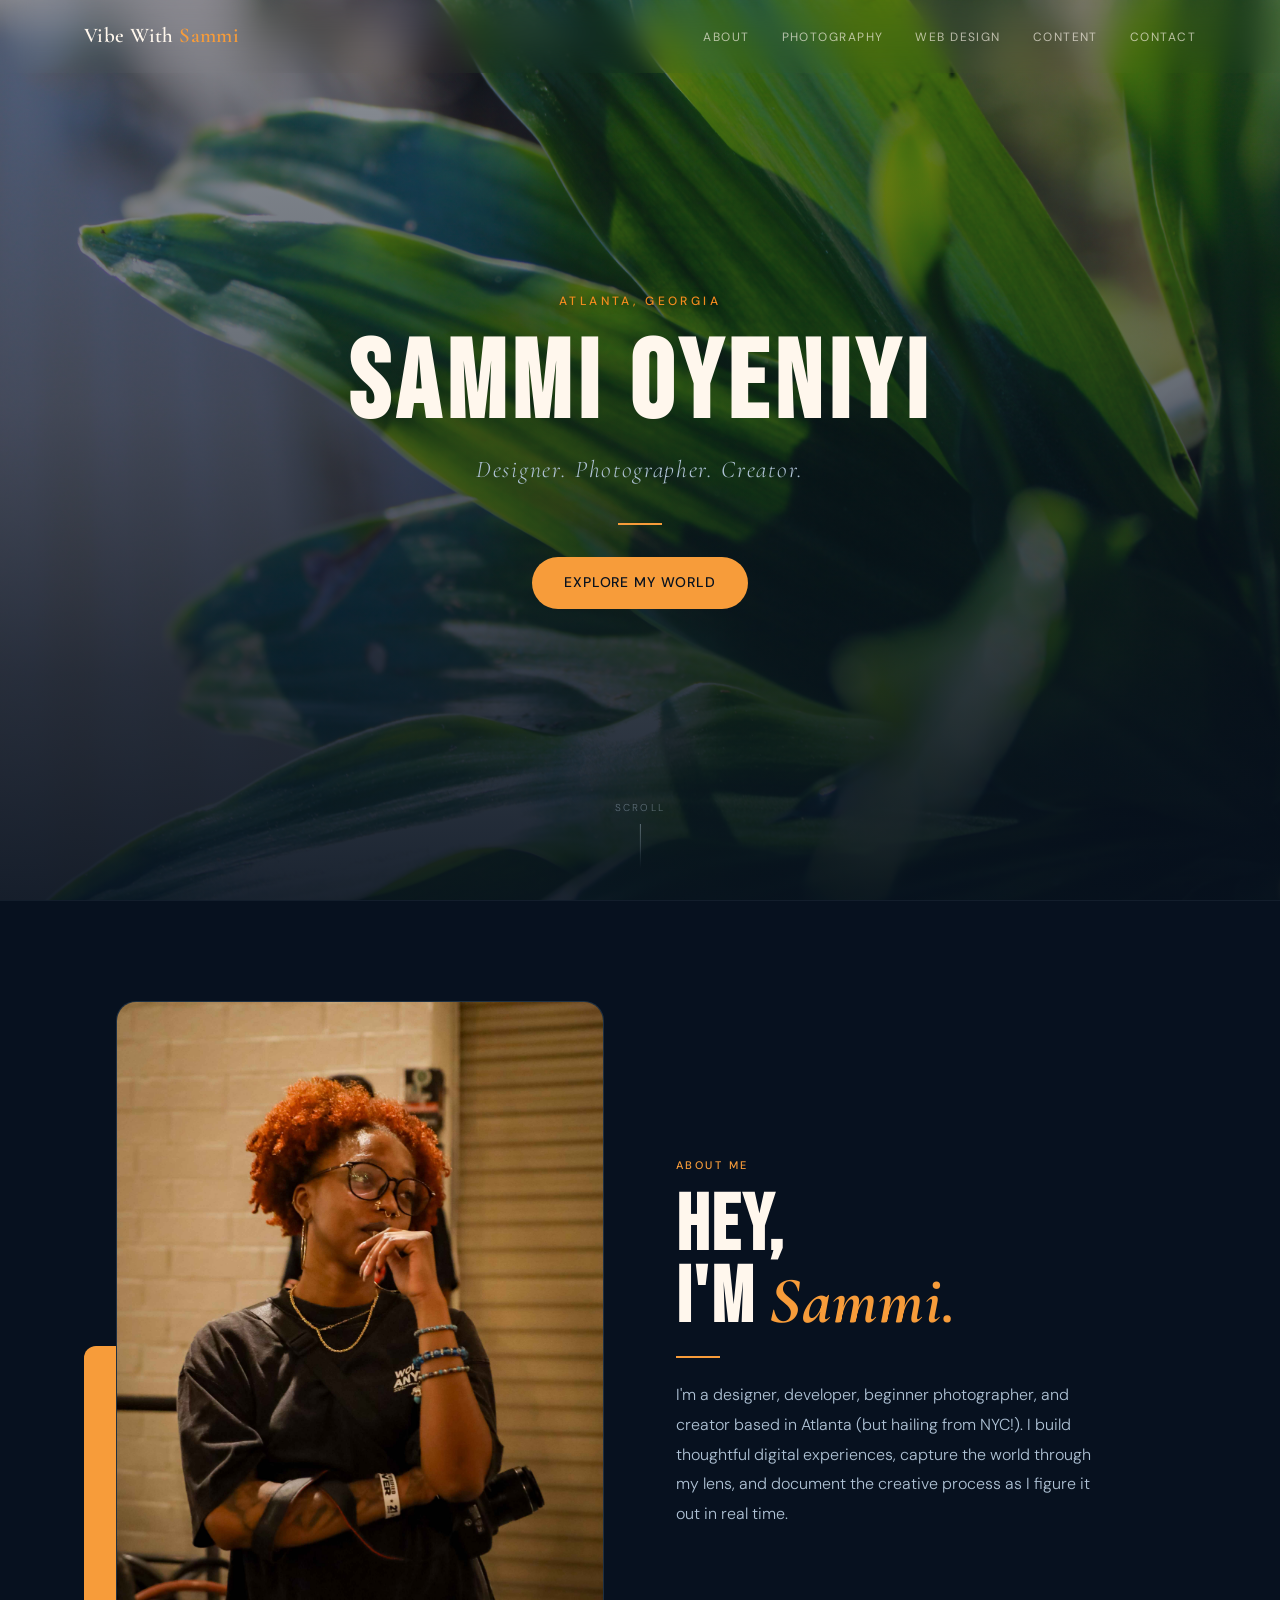
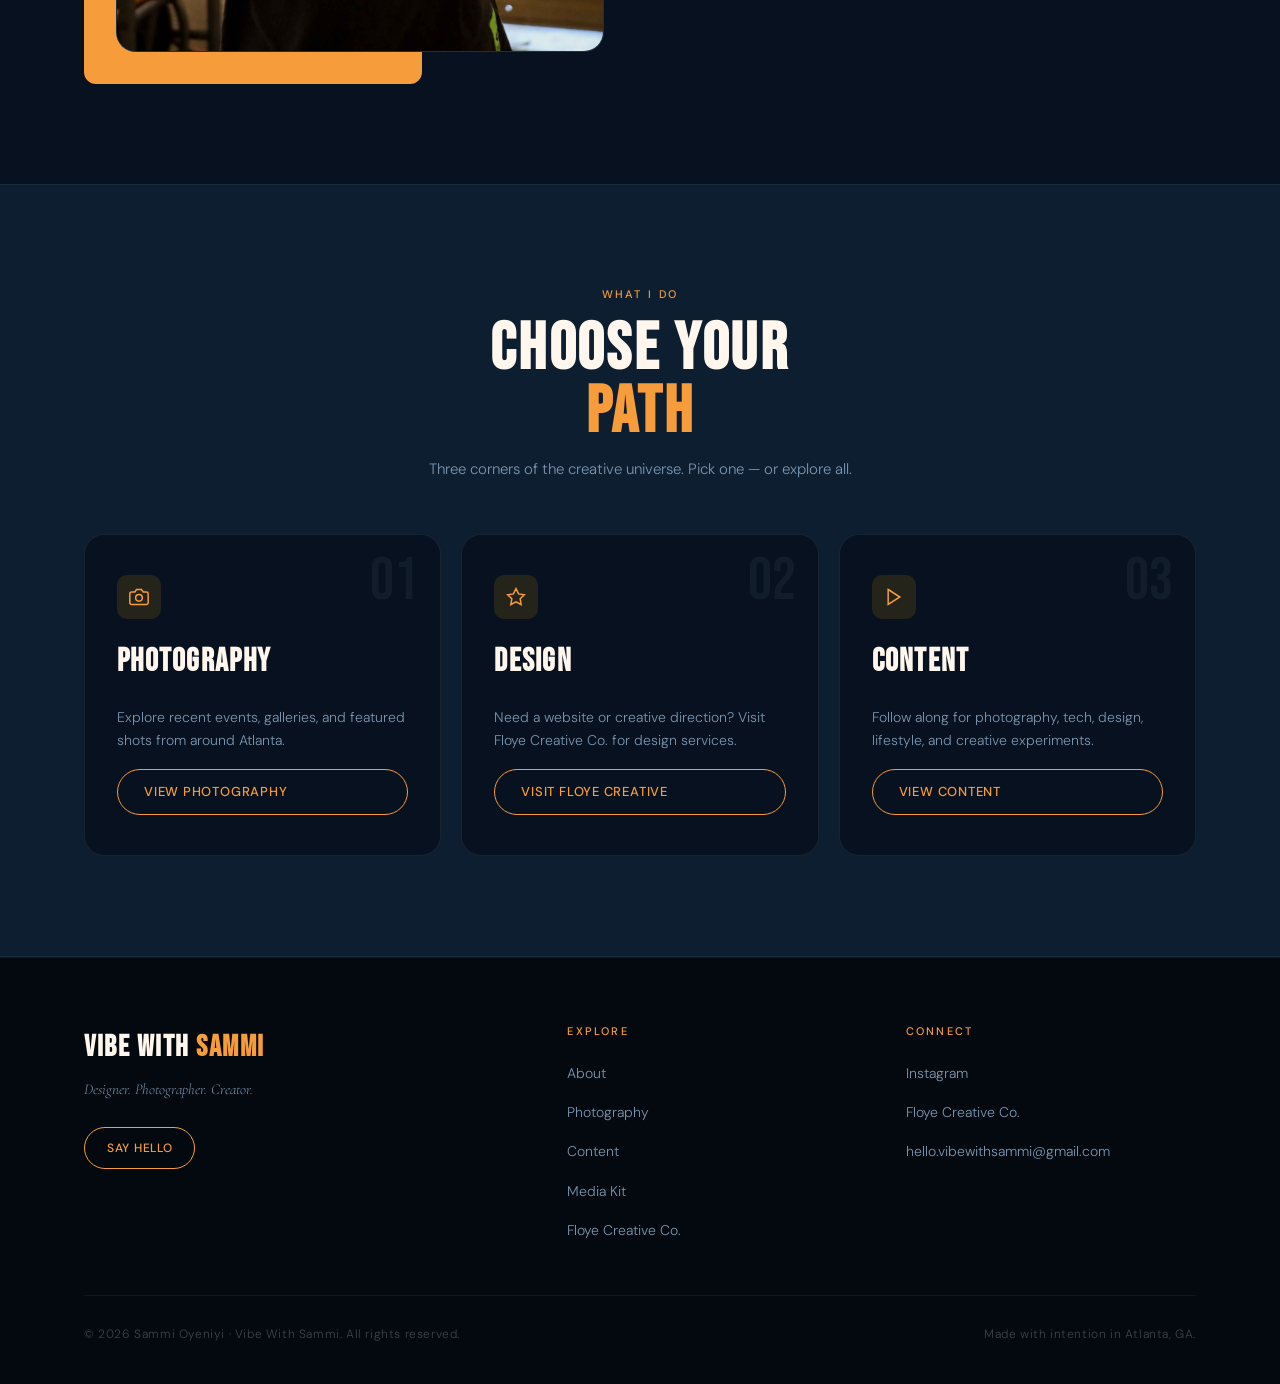
<file: index.html>
<!DOCTYPE html>
<html lang="en">
<head>
  <!-- Google tag (gtag.js) -->
<script async src="https://www.googletagmanager.com/gtag/js?id=G-FV8JNFX2ZS"></script>
<script>
  window.dataLayer = window.dataLayer || [];
  function gtag(){dataLayer.push(arguments);}
  gtag('js', new Date());

  gtag('config', 'G-FV8JNFX2ZS');
</script>
  <meta charset="UTF-8" />
  <meta name="viewport" content="width=device-width, initial-scale=1.0" />
  <title>Vibe With Sammi — Designer. Photographer. Creator.</title>
  <link rel="icon" type="image/x-icon" href="assets/favicon.png">
  <meta name="description" content="Sammi Oyeniyi — designer, photographer, and creator based in Atlanta." />
  <link rel="preconnect" href="https://fonts.googleapis.com" />
  <link rel="preconnect" href="https://fonts.gstatic.com" crossorigin />
  <link href="https://fonts.googleapis.com/css2?family=Cormorant+Garamond:ital,wght@0,300;0,400;0,600;1,300;1,400&family=DM+Sans:wght@300;400;500&family=Bebas+Neue&display=swap&family=Cherry+Bomb+One&display=swap" rel="stylesheet" />
  <link rel="stylesheet" href="styles.css" />

</head>
<body>

  <!-- ── NAV ─────────────────────────────────────── -->
  <nav id="main-nav" class="nav-top" aria-label="Main navigation">
    <div class="container">
      <a href="index.html" class="nav-logo" aria-label="Vibe With Sammi Home">
        Vibe With <span>Sammi</span>
      </a>
      <ul class="nav-links" role="list">
        <li><a href="#about">About</a></li>
        <li><a href="photography.html">Photography</a></li>
        <li><a href="https://www.floyecreative.co/" target="_blank" rel="noopener">Web Design</a></li>
        <li><a href="content.html">Content</a></li>
        <li><a href="contact.html">Contact</a></li>
      </ul>
      <button class="nav-toggle" id="nav-toggle" aria-label="Open menu" aria-expanded="false" aria-controls="nav-drawer">
        <span></span><span></span><span></span>
      </button>
    </div>
  </nav>

  <!-- ── Mobile nav drawer ──────────────────────── -->
  <div class="nav-drawer" id="nav-drawer" role="dialog" aria-modal="true" aria-label="Mobile navigation">
    <ul role="list">
      <li><a href="index.html#about">About</a></li>
      <li><a href="photography.html">Photography</a></li>
      <li><a href="https://www.floyecreative.co/" target="_blank" rel="noopener">Web Design</a></li>
      <li><a href="content.html">Content</a></li>
      <li><a href="contact.html">Contact</a></li>
    </ul>
    <div class="nav-drawer-meta">
      <p>Atlanta, GA</p>
      <a href="mailto:hello.vibewithsammi@gmail.com">hello.vibewithsammi@gmail.com</a>
    </div>
  </div>

  <!-- ── HERO ─────────────────────────────────────── -->
  <section id="hero" aria-label="Hero">
    <div class="hero-bg" role="img" aria-label="Moody blue-toned photo of a building on the Atlanta Beltline"></div>
    <div class="hero-overlay"></div>

    <div class="hero-content">
      <p class="hero-eyebrow">Atlanta, Georgia</p>
      <h1 class="hero-name">Sammi Oyeniyi</h1>
      <p class="hero-title">Designer. Photographer. Creator.</p>
      <div class="hero-line" aria-hidden="true"></div>
      <a href="#about" class="btn btn-gold" aria-label="Scroll down to explore my world">
        Explore My World
      </a>
    </div>

    <div class="scroll-hint" aria-hidden="true">Scroll</div>
  </section>

  <!-- ── ABOUT ────────────────────────────────────── -->
  <section id="about" aria-labelledby="about-heading">
    <div class="container">
      <div class="about-grid">

        <div class="about-photo">
          <div class="about-photo-frame">
           <img src="assets/450A0228.jpg" alt="Portrait of Sammi Oyeniyi" />
          </div>
        </div>

        <div class="about-text">
          <span class="section-label">About Me</span>
          <h2 id="about-heading">Hey,<br>I'm <em>Sammi.</em></h2>
          <div class="about-divider" aria-hidden="true"></div>
          <p>
            I'm a designer, developer, beginner photographer, and creator based in Atlanta (but hailing from NYC!).
            I build thoughtful digital experiences, capture the world through my lens,
            and document the creative process as I figure it out in real time.
          </p>
        </div>

      </div>
    </div>
  </section>

  <!-- ── PATHS ────────────────────────────────────── -->
  <section id="paths" aria-labelledby="paths-heading">
    <div class="container">
      <div class="section-header">
        <span class="section-label" style="display:block; text-align:center;">What I Do</span>
        <h2 id="paths-heading">Choose Your<br><span class="accent">Path</span></h2>
        <p class="section-sub">Three corners of the creative universe. Pick one — or explore all.</p>
      </div>

      <div class="paths-grid">

        <div class="path-card">
          <span class="path-number" aria-hidden="true">01</span>
          <div class="path-icon" aria-hidden="true">
            <svg width="20" height="20" viewBox="0 0 24 24" fill="none" stroke="currentColor" stroke-width="1.8">
              <path d="M23 19a2 2 0 0 1-2 2H3a2 2 0 0 1-2-2V8a2 2 0 0 1 2-2h4l2-3h6l2 3h4a2 2 0 0 1 2 2z"/>
              <circle cx="12" cy="13" r="4"/>
            </svg>
          </div>
          <h3>Photography</h3>
          <p>Explore recent events, galleries, and featured shots from around Atlanta.</p>
          <a href="photography.html" class="btn btn-ghost">View Photography</a>
        </div>

        <div class="path-card">
          <span class="path-number" aria-hidden="true">02</span>
          <div class="path-icon" aria-hidden="true">
            <svg width="20" height="20" viewBox="0 0 24 24" fill="none" stroke="currentColor" stroke-width="1.8">
              <polygon points="12 2 15.09 8.26 22 9.27 17 14.14 18.18 21.02 12 17.77 5.82 21.02 7 14.14 2 9.27 8.91 8.26 12 2"/>
            </svg>
          </div>
          <h3>Design</h3>
          <p>Need a website or creative direction? Visit Floye Creative Co. for design services.</p>
          <a href="https://www.floyecreative.co/" target="_blank" rel="noopener" class="btn btn-ghost">Visit Floye Creative</a>
        </div>

        <div class="path-card">
          <span class="path-number" aria-hidden="true">03</span>
          <div class="path-icon" aria-hidden="true">
            <svg width="20" height="20" viewBox="0 0 24 24" fill="none" stroke="currentColor" stroke-width="1.8">
              <polygon points="5 3 19 12 5 21 5 3"/>
            </svg>
          </div>
          <h3>Content</h3>
          <p>Follow along for photography, tech, design, lifestyle, and creative experiments.</p>
          <a href="content.html" class="btn btn-ghost">View Content</a>
        </div>

      </div>
    </div>
  </section>

  <!-- ── FOOTER ────────────────────────────────────── -->
  <footer>
    <div class="container">
      <div class="footer-inner">

        <div class="footer-brand">
          <h3>Vibe With <span>Sammi</span></h3>
          <p>Designer. Photographer. Creator.</p>
          <a href="mailto:hello.vibewithsammi@gmail.com" class="btn btn-ghost" style="font-size:12px; padding:10px 22px;">
            Say Hello
          </a>
        </div>

        <div class="footer-col">
          <h4>Explore</h4>
          <ul class="footer-links" role="list">
            <li><a href="#about">About</a></li>
            <li><a href="photography.html">Photography</a></li>
            <li><a href="content.html">Content</a></li>
            <li><a href="media-kit.html">Media Kit</a></li>
            <li><a href="https://www.floyecreative.co/" target="_blank" rel="noopener">Floye Creative Co.</a></li>
          </ul>
        </div>

        <div class="footer-col">
          <h4>Connect</h4>
          <ul class="footer-links" role="list">
            <li><a href="https://instagram.com/vibewithsammi" target="_blank" rel="noopener">Instagram</a></li>
            <li><a href="https://www.floyecreative.co/" target="_blank" rel="noopener">Floye Creative Co.</a></li>
            <li><a href="mailto:hello.vibewithsammi@gmail.com">hello.vibewithsammi@gmail.com</a></li>
          </ul>
        </div>

      </div>

      <div class="footer-bottom">
        <p>© 2026 Sammi Oyeniyi · Vibe With Sammi. All rights reserved.</p>
        <p>Made with intention in Atlanta, GA.</p>
      </div>
    </div>
  </footer>

  <script>
    (function () {
      /* ── Nav hide/show on scroll ──────────────── */
      const nav = document.getElementById('main-nav');
      let lastY = 0, ticking = false;

      window.addEventListener('scroll', function () {
        if (!ticking) {
          requestAnimationFrame(function () {
            const y = window.scrollY;
            if (y < 60) {
              nav.classList.remove('nav-hidden', 'nav-visible');
              nav.classList.add('nav-top');
            } else {
              nav.classList.remove('nav-top');
              if (y > lastY) {
                nav.classList.add('nav-hidden');
                nav.classList.remove('nav-visible');
              } else {
                nav.classList.remove('nav-hidden');
                nav.classList.add('nav-visible');
              }
            }
            lastY = y;
            ticking = false;
          });
          ticking = true;
        }
      });

      /* ── Hide placeholder images that have no src ── */
      document.querySelectorAll('.hero-img img').forEach(function (img) {
        if (!img.src || img.src === window.location.href) {
          img.closest('.hero-img').style.display = 'none';
        }
      });

    /* ── Mobile nav drawer ──────────────────── */
      const toggle = document.getElementById('nav-toggle');
      const drawer = document.getElementById('nav-drawer');
      if (toggle && drawer) {
        toggle.addEventListener('click', function () {
          const isOpen = drawer.classList.toggle('open');
          toggle.classList.toggle('open', isOpen);
          toggle.setAttribute('aria-expanded', String(isOpen));
          document.body.style.overflow = isOpen ? 'hidden' : '';
        });
        drawer.querySelectorAll('a').forEach(function (a) {
          a.addEventListener('click', function () {
            drawer.classList.remove('open');
            toggle.classList.remove('open');
            toggle.setAttribute('aria-expanded', 'false');
            document.body.style.overflow = '';
          });
        });
        document.addEventListener('keydown', function (e) {
          if (e.key === 'Escape' && drawer.classList.contains('open')) {
            drawer.classList.remove('open');
            toggle.classList.remove('open');
            toggle.setAttribute('aria-expanded', 'false');
            document.body.style.overflow = '';
            toggle.focus();
          }
        });
      }
    })();
  </script>

</body>
</html>
</file>
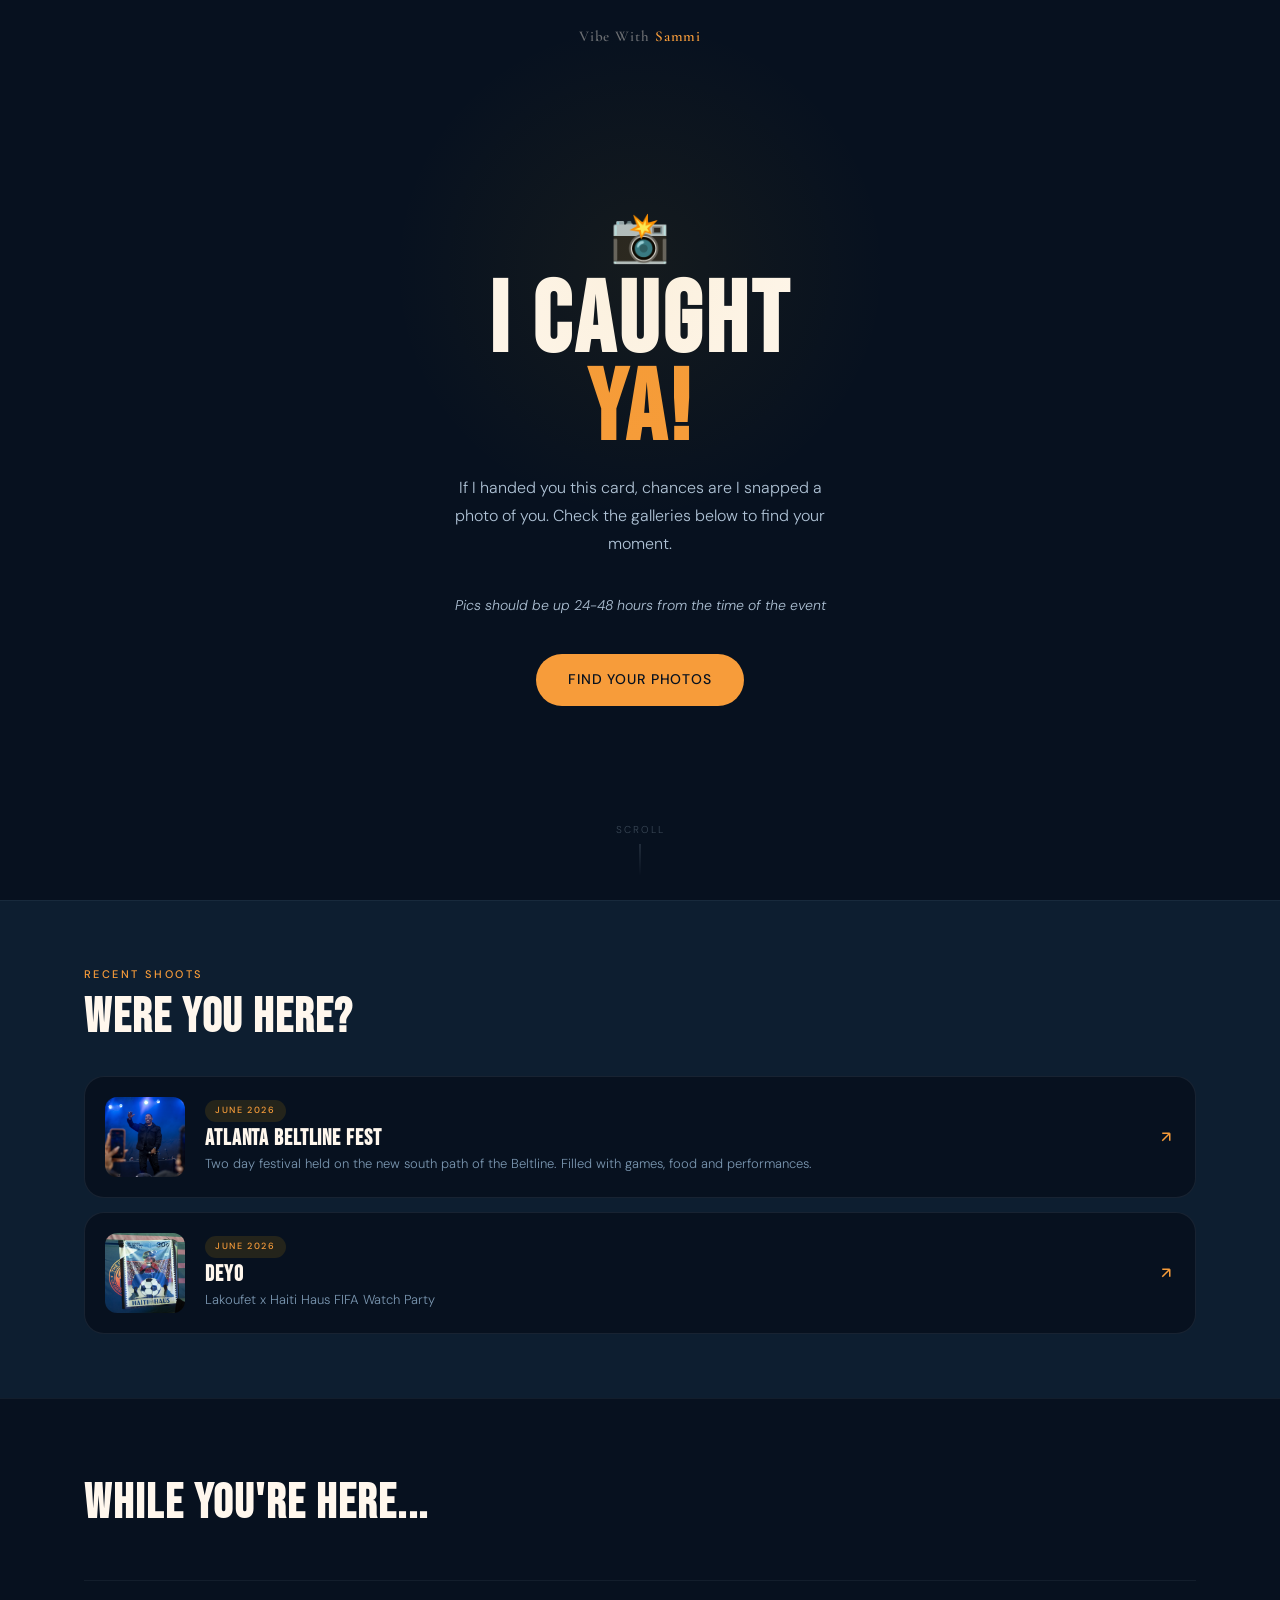
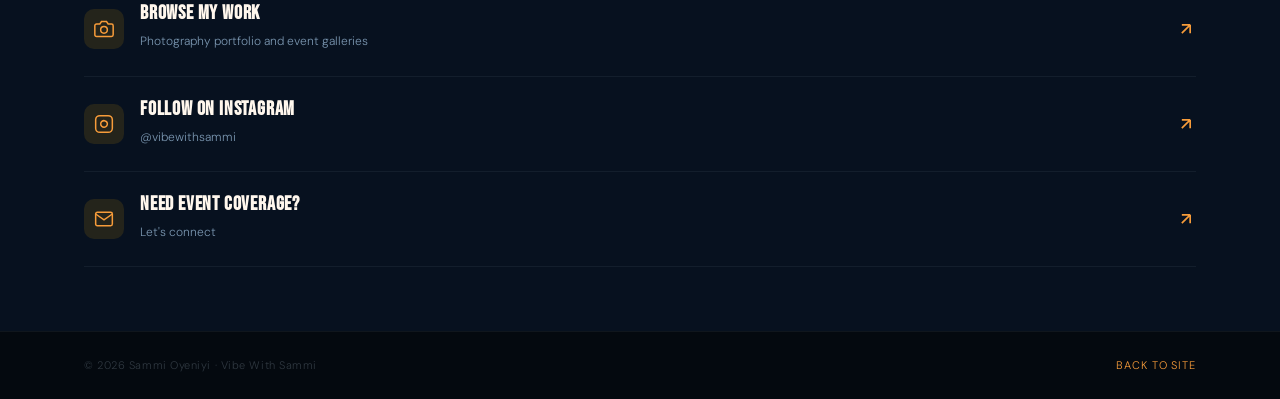
<file: caught.html>
<!DOCTYPE html>
<html lang="en">
<head>
  <meta charset="UTF-8" />
  <meta name="viewport" content="width=device-width, initial-scale=1.0" />
  <title>I Caught Ya! — Vibe With Sammi</title>
  <link rel="icon" type="image/x-icon" href="assets/favicon.png">
  <meta name="description" content="Sammi snapped a photo of you. Find your event gallery here." />
  <link rel="preconnect" href="https://fonts.googleapis.com" />
  <link rel="preconnect" href="https://fonts.gstatic.com" crossorigin />
  <link href="https://fonts.googleapis.com/css2?family=Cormorant+Garamond:ital,wght@0,300;0,400;0,600;1,300;1,400&family=DM+Sans:wght@300;400;500&family=Bebas+Neue&display=swap" rel="stylesheet" />
  <link rel="stylesheet" href="styles.css" />

  <style>
    body { padding-top: 0; min-height: 100svh; }

    /* ── HERO ─────────────────────────────────────── */
    .ital {
      font-style: italic;
      font-size: 14px;
      color: var(--slate);
      margin-bottom: 36px;
    }
    .caught-hero {
      min-height: 100svh;
      display: flex;
      flex-direction: column;
      align-items: center;
      justify-content: center;
      text-align: center;
      padding: 80px 24px 60px;
      position: relative;
      overflow: hidden;
      background: var(--navy);
    }

    .caught-hero::before {
      content: '';
      position: absolute;
      top: 30%;
      left: 50%;
      transform: translate(-50%, -50%);
      width: 500px;
      height: 500px;
      background: radial-gradient(circle, rgba(200,150,12,0.07) 0%, transparent 70%);
      pointer-events: none;
    }

    .caught-wordmark {
      position: absolute;
      top: 24px;
      left: 50%;
      transform: translateX(-50%);
      font-family: 'Cormorant Garamond', serif;
      font-size: 15px;
      font-weight: 600;
      color: rgba(255,247,237,0.4);
      letter-spacing: 0.06em;
      white-space: nowrap;
    }
    .caught-wordmark span { color: var(--gold); }

    .caught-icon {
      font-size: 48px;
      margin-bottom: 16px;
      line-height: 1;
    }

    .caught-hero h1 {
      font-family: 'Bebas Neue', sans-serif;
      font-size: clamp(60px, 16vw, 100px);
      letter-spacing: 0.04em;
      line-height: 0.88;
      color: var(--cream);
      margin-bottom: 20px;
    }
    .caught-hero h1 span { color: var(--gold); }

    .caught-sub {
      font-size: 16px;
      color: var(--slate);
      max-width: 400px;
      line-height: 1.75;
      margin-bottom: 36px;
    }

    .caught-scroll-hint {
      position: absolute;
      bottom: 24px;
      left: 50%;
      transform: translateX(-50%);
      display: flex;
      flex-direction: column;
      align-items: center;
      gap: 6px;
      color: rgba(175,194,213,0.3);
      font-size: 10px;
      letter-spacing: 0.2em;
      text-transform: uppercase;
    }
    .caught-scroll-hint::after {
      content: '';
      display: block;
      width: 1px;
      height: 32px;
      background: linear-gradient(to bottom, rgba(175,194,213,0.3), transparent);
    }

    /* ── EVENTS SECTION ───────────────────────────── */
    .caught-events {
      padding: 64px 0;
      background: var(--card-bg);
      border-top: 1px solid rgba(175,194,213,0.07);
    }

    .caught-events-label {
      font-size: 11px;
      font-weight: 500;
      letter-spacing: 0.22em;
      text-transform: uppercase;
      color: var(--gold);
      margin-bottom: 12px;
      display: block;
    }

    .caught-events h2 {
      font-family: 'Bebas Neue', sans-serif;
      font-size: clamp(32px, 7vw, 48px);
      letter-spacing: 0.04em;
      line-height: 0.92;
      color: var(--cream);
      margin-bottom: 36px;
    }

    /* Compact stacking event cards */
    .caught-event-list {
      display: flex;
      flex-direction: column;
      gap: 14px;
    }

    .caught-event-card {
      display: flex;
      align-items: center;
      gap: 20px;
      padding: 20px;
      border-radius: var(--radius-lg);
      background: var(--navy);
      border: 1px solid rgba(175,194,213,0.1);
      transition: border-color 0.2s, transform 0.2s;
      text-decoration: none;
      color: inherit;
    }
    .caught-event-card:hover {
      border-color: rgba(200,150,12,0.35);
      transform: translateY(-2px);
    }

    /* Square thumbnail — small, fixed */
    .caught-event-thumb {
      width: 80px;
      height: 80px;
      flex-shrink: 0;
      border-radius: var(--radius);
      overflow: hidden;
      background: linear-gradient(135deg, #0D1E30, #12385C);
    }

    .caught-event-thumb img {
      width: 100%;
      height: 100%;
      object-fit: cover;
      object-position: center;
      display: block;
    }

    .caught-event-thumb .thumb-ph {
      width: 100%;
      height: 100%;
      display: flex;
      align-items: center;
      justify-content: center;
      color: rgba(175,194,213,0.2);
    }

    /* Text block */
    .caught-event-body {
      flex: 1;
      min-width: 0;
    }

    .caught-event-meta {
      display: flex;
      align-items: center;
      gap: 8px;
      margin-bottom: 6px;
    }

    .caught-event-tag {
      font-size: 9px;
      font-weight: 500;
      letter-spacing: 0.18em;
      text-transform: uppercase;
      color: var(--gold);
      background: var(--gold-dim);
      padding: 3px 10px;
      border-radius: 100px;
    }

    .caught-event-date {
      font-size: 11px;
      color: var(--muted);
    }

    .caught-event-body h3 {
      font-family: 'Bebas Neue', sans-serif;
      font-size: 22px;
      letter-spacing: 0.04em;
      color: var(--cream);
      line-height: 1;
      margin-bottom: 4px;
      white-space: nowrap;
      overflow: hidden;
      text-overflow: ellipsis;
    }

    .caught-event-body p {
      font-size: 13px;
      color: var(--muted);
      line-height: 1.5;
      white-space: nowrap;
      overflow: hidden;
      text-overflow: ellipsis;
    }

    /* Arrow on the right */
    .caught-event-arrow {
      color: var(--gold);
      flex-shrink: 0;
      transition: transform 0.2s;
    }
    .caught-event-card:hover .caught-event-arrow {
      transform: translate(3px, -3px);
    }

    /* ── WHILE YOU'RE HERE ────────────────────────── */
    .caught-links {
      padding: 64px 0;
      border-top: 1px solid rgba(175,194,213,0.07);
    }

    .caught-links h2 {
      font-family: 'Bebas Neue', sans-serif;
      font-size: clamp(32px, 7vw, 48px);
      letter-spacing: 0.04em;
      color: var(--cream);
      margin-bottom: 36px;
    }

    .caught-link-list {
      display: flex;
      flex-direction: column;
    }

    .caught-link-item {
      display: flex;
      align-items: center;
      justify-content: space-between;
      padding: 22px 0;
      border-bottom: 1px solid rgba(175,194,213,0.07);
      text-decoration: none;
      color: inherit;
      gap: 16px;
      transition: padding-left 0.2s;
    }
    .caught-link-item:first-child { border-top: 1px solid rgba(175,194,213,0.07); }
    .caught-link-item:hover { padding-left: 6px; }

    .caught-link-left {
      display: flex;
      align-items: center;
      gap: 16px;
    }

    .caught-link-icon {
      width: 40px;
      height: 40px;
      border-radius: 10px;
      background: var(--gold-dim);
      display: flex;
      align-items: center;
      justify-content: center;
      color: var(--gold);
      flex-shrink: 0;
    }

    .caught-link-text strong {
      display: block;
      font-family: 'Bebas Neue', sans-serif;
      font-size: 20px;
      letter-spacing: 0.04em;
      color: var(--cream);
      line-height: 1;
      margin-bottom: 3px;
    }

    .caught-link-text span {
      font-size: 12px;
      color: var(--muted);
    }

    .caught-link-arrow {
      color: var(--gold);
      flex-shrink: 0;
      transition: transform 0.2s;
    }
    .caught-link-item:hover .caught-link-arrow { transform: translate(3px, -3px); }

    /* ── FOOTER ───────────────────────────────────── */
    .caught-footer {
      background: #04090F;
      border-top: 1px solid rgba(175,194,213,0.07);
      padding: 24px 0;
    }
    .caught-footer-inner {
      display: flex;
      align-items: center;
      justify-content: space-between;
      flex-wrap: wrap;
      gap: 10px;
    }
    .caught-footer p {
      font-size: 11px;
      color: rgba(175,194,213,0.25);
      letter-spacing: 0.05em;
    }
    .caught-footer a {
      font-size: 11px;
      color: var(--gold);
      letter-spacing: 0.08em;
      text-transform: uppercase;
    }

    /* ── MOBILE FIRST ─────────────────────────────── */
    @media (max-width: 480px) {
      .caught-hero { padding: 80px 20px 56px; }
      .caught-hero h1 { font-size: clamp(56px, 18vw, 80px); }
      .caught-sub { font-size: 15px; }

      .caught-events,
      .caught-links { padding: 48px 0; }

      .caught-event-thumb { width: 68px; height: 68px; }
      .caught-event-body h3 { font-size: 18px; }
      .caught-event-body p { font-size: 12px; }

      .caught-link-icon { width: 36px; height: 36px; }
      .caught-link-text strong { font-size: 18px; }
    }
  </style>
</head>
<body>

  <!-- HERO -->
  <section class="caught-hero" aria-label="I caught ya">

    <a href="index.html" class="caught-wordmark">Vibe With <span>Sammi</span></a>

    <div class="caught-icon" aria-hidden="true">📸</div>

    <h1>I Caught<br><span>Ya!</span></h1>

    <p class="caught-sub">
      If I handed you this card, chances are I snapped a photo of you.
      Check the galleries below to find your moment.
    </p>
    <p class="ital">Pics should be up 24-48 hours from the time of the event</p>

    <a href="#events" class="btn btn-gold">Find Your Photos</a>

    <div class="caught-scroll-hint" aria-hidden="true">Scroll</div>

  </section>

  <!-- RECENT EVENTS -->
  <section class="caught-events" id="events" aria-labelledby="events-heading">
    <div class="container">
      <span class="caught-events-label">Recent Shoots</span>
      <h2 id="events-heading">Were you here?</h2>

      <div class="caught-event-list">

        <!-- Event Block -->

        <a href="https://drive.google.com/drive/folders/1ZfTpUamw9xWUd0rKk-GxTnKibHkvgLP3?usp=sharing" target="_blank" rel="noopener" class="caught-event-card" aria-label="Atlanta Beltline Festival Gallery">
          <div class="caught-event-thumb">
            
              <img src="assets/18-IMG_3560.jpg" alt="Busta Rhymes standing on stage performing" />
           
            <div class="thumb-ph">
              <svg width="28" height="28" viewBox="0 0 24 24" fill="none" stroke="currentColor" stroke-width="1" aria-hidden="true"><path d="M23 19a2 2 0 0 1-2 2H3a2 2 0 0 1-2-2V8a2 2 0 0 1 2-2h4l2-3h6l2 3h4a2 2 0 0 1 2 2z"/><circle cx="12" cy="13" r="4"/></svg>
            </div>
          </div>
          <div class="caught-event-body">
            <div class="caught-event-meta">
              <span class="caught-event-tag">June 2026</span>
            </div>
            <h3>Atlanta Beltline Fest</h3>
            <p>Two day festival held on the new south path of the Beltline. Filled with games, food and performances.</p>
          </div>
          <svg class="caught-event-arrow" width="18" height="18" viewBox="0 0 24 24" fill="none" stroke="currentColor" stroke-width="2" aria-hidden="true"><path d="M7 17L17 7M17 7H7M17 7v10"/></svg>
        </a>


        <!-- Event Block 2 -->
        <a href="https://drive.google.com/drive/folders/1nJiDSA1CdKdX2LbGHUf1RHe93MdGUFaJ?usp=sharing" target="_blank" rel="noopener" class="caught-event-card" aria-label="Beats on the Block gallery">
          <div class="caught-event-thumb">
            
          
              <img src="assets/IMG_3323.jpg" alt="Haiti Haus Banner" />
           
            <div class="thumb-ph">
              <svg width="28" height="28" viewBox="0 0 24 24" fill="none" stroke="currentColor" stroke-width="1" aria-hidden="true"><path d="M23 19a2 2 0 0 1-2 2H3a2 2 0 0 1-2-2V8a2 2 0 0 1 2-2h4l2-3h6l2 3h4a2 2 0 0 1 2 2z"/><circle cx="12" cy="13" r="4"/></svg>
            </div>
          </div>
          <div class="caught-event-body">
            <div class="caught-event-meta">
              <span class="caught-event-tag">June 2026</span>
            </div>
            <h3>DEYO</h3>
            <p>Lakoufet x Haiti Haus FIFA Watch Party</p>
          </div>
          <svg class="caught-event-arrow" width="18" height="18" viewBox="0 0 24 24" fill="none" stroke="currentColor" stroke-width="2" aria-hidden="true"><path d="M7 17L17 7M17 7H7M17 7v10"/></svg>
        </a>
       
        

      </div>
    </div>
  </section>

  <!-- WHILE YOU'RE HERE -->
  <section class="caught-links" aria-labelledby="links-heading">
    <div class="container">
      <h2 id="links-heading">While you're here...</h2>

      <div class="caught-link-list">

        <a href="photography.html" class="caught-link-item">
          <div class="caught-link-left">
            <div class="caught-link-icon" aria-hidden="true">
              <svg width="20" height="20" viewBox="0 0 24 24" fill="none" stroke="currentColor" stroke-width="1.8">
                <path d="M23 19a2 2 0 0 1-2 2H3a2 2 0 0 1-2-2V8a2 2 0 0 1 2-2h4l2-3h6l2 3h4a2 2 0 0 1 2 2z"/>
                <circle cx="12" cy="13" r="4"/>
              </svg>
            </div>
            <div class="caught-link-text">
              <strong>Browse My Work</strong>
              <span>Photography portfolio and event galleries</span>
            </div>
          </div>
          <svg class="caught-link-arrow" width="20" height="20" viewBox="0 0 24 24" fill="none" stroke="currentColor" stroke-width="2" aria-hidden="true">
            <path d="M7 17L17 7M17 7H7M17 7v10"/>
          </svg>
        </a>

        <a href="https://instagram.com/vibewithsammi" target="_blank" rel="noopener" class="caught-link-item">
          <div class="caught-link-left">
            <div class="caught-link-icon" aria-hidden="true">
              <svg width="20" height="20" viewBox="0 0 24 24" fill="none" stroke="currentColor" stroke-width="1.8">
                <rect x="2" y="2" width="20" height="20" rx="5" ry="5"/>
                <path d="M16 11.37A4 4 0 1 1 12.63 8 4 4 0 0 1 16 11.37z"/>
                <line x1="17.5" y1="6.5" x2="17.51" y2="6.5"/>
              </svg>
            </div>
            <div class="caught-link-text">
              <strong>Follow on Instagram</strong>
              <span>@vibewithsammi</span>
            </div>
          </div>
          <svg class="caught-link-arrow" width="20" height="20" viewBox="0 0 24 24" fill="none" stroke="currentColor" stroke-width="2" aria-hidden="true">
            <path d="M7 17L17 7M17 7H7M17 7v10"/>
          </svg>
        </a>

        <a href="contact.html" class="caught-link-item">
          <div class="caught-link-left">
            <div class="caught-link-icon" aria-hidden="true">
              <svg width="20" height="20" viewBox="0 0 24 24" fill="none" stroke="currentColor" stroke-width="1.8">
                <path d="M4 4h16c1.1 0 2 .9 2 2v12c0 1.1-.9 2-2 2H4c-1.1 0-2-.9-2-2V6c0-1.1.9-2 2-2z"/>
                <polyline points="22,6 12,13 2,6"/>
              </svg>
            </div>
            <div class="caught-link-text">
              <strong>Need Event Coverage?</strong>
              <span>Let's connect</span>
            </div>
          </div>
          <svg class="caught-link-arrow" width="20" height="20" viewBox="0 0 24 24" fill="none" stroke="currentColor" stroke-width="2" aria-hidden="true">
            <path d="M7 17L17 7M17 7H7M17 7v10"/>
          </svg>
        </a>

      </div>
    </div>
  </section>

  <!-- FOOTER -->
  <footer class="caught-footer">
    <div class="container caught-footer-inner">
      <p>© 2026 Sammi Oyeniyi · Vibe With Sammi</p>
      <a href="index.html">Back to Site</a>
    </div>
  </footer>

</body>
</html>
</file>
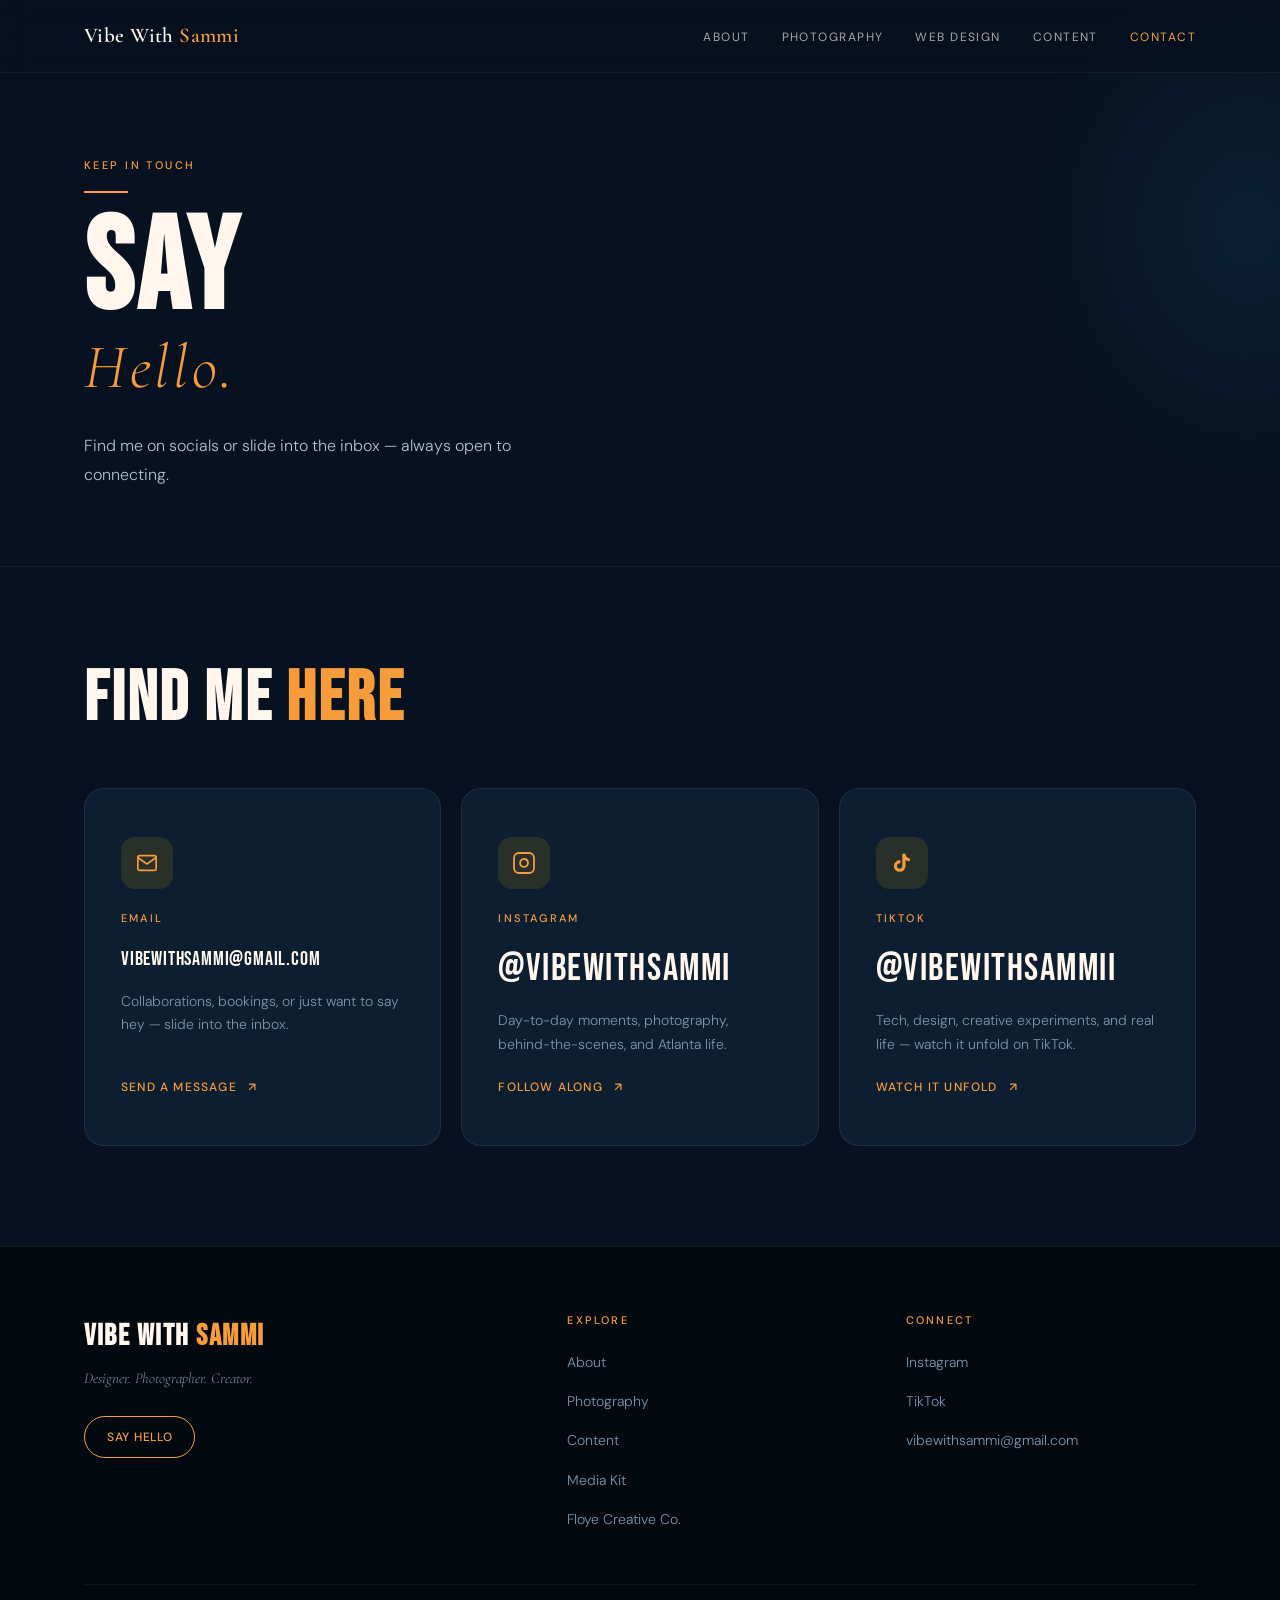
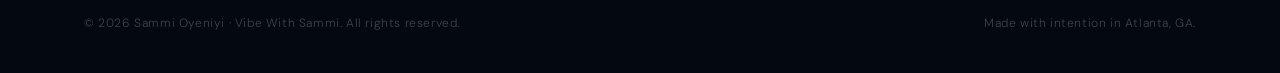
<file: contact.html>
<!DOCTYPE html>
<html lang="en">
<head>
  <!-- Google tag (gtag.js) -->
<script async src="https://www.googletagmanager.com/gtag/js?id=G-FV8JNFX2ZS"></script>
<script>
  window.dataLayer = window.dataLayer || [];
  function gtag(){dataLayer.push(arguments);}
  gtag('js', new Date());

  gtag('config', 'G-FV8JNFX2ZS');
</script>
  <meta charset="UTF-8" />
  <meta name="viewport" content="width=device-width, initial-scale=1.0" />
  <title>Contact — Vibe With Sammi</title>
  <link rel="icon" type="image/x-icon" href="assets/favicon.png">
  <meta name="description" content="Get in touch with Sammi Oyeniyi — find her on Instagram, TikTok, or send an email." />
  <link rel="preconnect" href="https://fonts.googleapis.com" />
  <link rel="preconnect" href="https://fonts.gstatic.com" crossorigin />
  <link href="https://fonts.googleapis.com/css2?family=Cormorant+Garamond:ital,wght@0,300;0,400;0,600;1,300;1,400&family=DM+Sans:wght@300;400;500&family=Bebas+Neue&display=swap" rel="stylesheet" />
  <link rel="stylesheet" href="styles.css" />
  <style>
    .contact-grid {
      display: grid;
      grid-template-columns: repeat(3, 1fr);
      gap: 20px;
      margin-top: 56px;
    }
    .contact-card {
      background: var(--card-bg);
      border: 1px solid rgba(175,194,213,0.1);
      border-radius: var(--radius-lg);
      padding: 48px 36px;
      display: flex;
      flex-direction: column;
      align-items: flex-start;
      gap: 20px;
      position: relative;
      overflow: hidden;
      transition: border-color 0.2s, transform 0.2s;
      text-decoration: none;
      color: inherit;
    }
    .contact-card::before {
      content: '';
      position: absolute;
      top: 0; left: 0; right: 0;
      height: 3px;
      background: var(--gold);
      opacity: 0;
      transition: opacity 0.2s;
    }
    .contact-card:hover { border-color: rgba(200,150,12,0.4); transform: translateY(-4px); }
    .contact-card:hover::before { opacity: 1; }
    .contact-card:focus-visible { outline: 2px solid var(--gold); outline-offset: 3px; }
    .contact-card-icon {
      width: 52px; height: 52px;
      border-radius: 14px;
      background: var(--gold-dim);
      display: flex; align-items: center; justify-content: center;
      color: var(--gold);
      flex-shrink: 0;
    }
    .contact-card-label {
      font-size: 11px; font-weight: 500;
      letter-spacing: 0.2em; text-transform: uppercase;
      color: var(--gold);
    }
    .contact-card-name {
      font-family: 'Bebas Neue', sans-serif;
      font-size: clamp(24px, 3vw, 38px);
      letter-spacing: 0.04em;
      color: var(--cream);
      line-height: 1.1;
    }
    .contact-card-sub {
      font-size: 14px; color: var(--muted);
      line-height: 1.7; flex: 1;
    }
    .contact-card-cta {
      display: inline-flex; align-items: center; gap: 8px;
      font-size: 12px; font-weight: 500;
      letter-spacing: 0.1em; text-transform: uppercase;
      color: var(--gold); margin-top: auto;
      transition: gap 0.2s;
    }
    .contact-card:hover .contact-card-cta { gap: 12px; }
    @media (max-width: 960px) {
      .contact-grid { grid-template-columns: 1fr; max-width: 480px; }
    }
  </style>
</head>
<body>

  <nav id="main-nav" aria-label="Main navigation">
    <div class="container">
      <a href="index.html" class="nav-logo">Vibe With <span>Sammi</span></a>
      <ul class="nav-links" role="list">
        <li><a href="index.html#about">About</a></li>
        <li><a href="photography.html">Photography</a></li>
        <li><a href="https://www.floyecreative.co/" target="_blank" rel="noopener">Web Design</a></li>
        <li><a href="content.html">Content</a></li>
        <li><a href="contact.html" class="active" aria-current="page">Contact</a></li>
      </ul>
      <button class="nav-toggle" id="nav-toggle" aria-label="Open menu" aria-expanded="false" aria-controls="nav-drawer">
        <span></span><span></span><span></span>
      </button>
    </div>
  </nav>

  <div class="nav-drawer" id="nav-drawer" role="dialog" aria-modal="true" aria-label="Mobile navigation">
    <ul role="list">
      <li><a href="index.html#about">About</a></li>
      <li><a href="photography.html">Photography</a></li>
      <li><a href="https://www.floyecreative.co/" target="_blank" rel="noopener">Web Design</a></li>
      <li><a href="content.html">Content</a></li>
      <li><a href="contact.html">Contact</a></li>
    </ul>
    <div class="nav-drawer-meta">
      <p>Atlanta, GA</p>
      <a href="mailto:hello.vibewithsammi@gmail.com">vibewithsammi@gmail.com</a>
    </div>
  </div>

  <header class="page-hero" aria-labelledby="contact-title">
    <div class="container">
      <span class="section-label">Keep In Touch</span>
      <div class="page-hero-line" aria-hidden="true"></div>
      <h1 id="contact-title">Say <span>Hello.</span></h1>
      <p>Find me on socials or slide into the inbox — always open to connecting.</p>
    </div>
  </header>

  <section aria-label="Ways to get in touch">
    <div class="container">
      <h2 class="section-heading">Find me <span class="accent">here</span></h2>
      <div class="contact-grid">

        <a href="mailto:hello.vibewithsammi@gmail.com" class="contact-card" aria-label="Email Sammi">
          <div class="contact-card-icon" aria-hidden="true">
            <svg width="22" height="22" viewBox="0 0 24 24" fill="none" stroke="currentColor" stroke-width="1.8">
              <path d="M4 4h16c1.1 0 2 .9 2 2v12c0 1.1-.9 2-2 2H4c-1.1 0-2-.9-2-2V6c0-1.1.9-2 2-2z"/>
              <polyline points="22,6 12,13 2,6"/>
            </svg>
          </div>
          <span class="contact-card-label">Email</span>
          <span class="contact-card-name" style="font-size: clamp(13px, 1.6vw, 20px); word-break: break-all;">vibewithsammi@gmail.com</span>
          <p class="contact-card-sub">Collaborations, bookings, or just want to say hey — slide into the inbox.</p>
          <span class="contact-card-cta">
            Send a message
            <svg width="14" height="14" viewBox="0 0 24 24" fill="none" stroke="currentColor" stroke-width="2" aria-hidden="true"><path d="M7 17L17 7M17 7H7M17 7v10"/></svg>
          </span>
        </a>

        <a href="https://instagram.com/vibewithsammi" target="_blank" rel="noopener" class="contact-card" aria-label="Follow Sammi on Instagram">
          <div class="contact-card-icon" aria-hidden="true">
            <svg width="24" height="24" viewBox="0 0 24 24" fill="none" stroke="currentColor" stroke-width="1.8">
              <rect x="2" y="2" width="20" height="20" rx="5" ry="5"/>
              <path d="M16 11.37A4 4 0 1 1 12.63 8 4 4 0 0 1 16 11.37z"/>
              <line x1="17.5" y1="6.5" x2="17.51" y2="6.5"/>
            </svg>
          </div>
          <span class="contact-card-label">Instagram</span>
          <span class="contact-card-name">@vibewithsammi</span>
          <p class="contact-card-sub">Day-to-day moments, photography, behind-the-scenes, and Atlanta life.</p>
          <span class="contact-card-cta">
            Follow along
            <svg width="14" height="14" viewBox="0 0 24 24" fill="none" stroke="currentColor" stroke-width="2" aria-hidden="true"><path d="M7 17L17 7M17 7H7M17 7v10"/></svg>
          </span>
        </a>

        <a href="https://www.tiktok.com/@vibewithsammii" target="_blank" rel="noopener" class="contact-card" aria-label="Follow Sammi on TikTok">
          <div class="contact-card-icon" aria-hidden="true">
            <svg width="22" height="22" viewBox="0 0 24 24" fill="currentColor">
              <path d="M19.59 6.69a4.83 4.83 0 0 1-3.77-4.25V2h-3.45v13.67a2.89 2.89 0 0 1-2.88 2.5 2.89 2.89 0 0 1-2.89-2.89 2.89 2.89 0 0 1 2.89-2.89c.28 0 .54.04.79.1V9.01a6.33 6.33 0 0 0-.79-.05 6.34 6.34 0 0 0-6.34 6.34 6.34 6.34 0 0 0 6.34 6.34 6.34 6.34 0 0 0 6.33-6.34V8.69a8.18 8.18 0 0 0 4.78 1.52V6.75a4.85 4.85 0 0 1-1.01-.06Z"/>
            </svg>
          </div>
          <span class="contact-card-label">TikTok</span>
          <span class="contact-card-name">@vibewithsammii</span>
          <p class="contact-card-sub">Tech, design, creative experiments, and real life — watch it unfold on TikTok.</p>
          <span class="contact-card-cta">
            Watch it unfold
            <svg width="14" height="14" viewBox="0 0 24 24" fill="none" stroke="currentColor" stroke-width="2" aria-hidden="true"><path d="M7 17L17 7M17 7H7M17 7v10"/></svg>
          </span>
        </a>

      </div>
    </div>
  </section>

  <footer>
    <div class="container">
      <div class="footer-inner">
        <div class="footer-brand">
          <h3>Vibe With <span>Sammi</span></h3>
          <p>Designer. Photographer. Creator.</p>
          <a href="mailto:vibewithsammi@gmail.com" class="btn btn-ghost" style="font-size:12px; padding:10px 22px;">Say Hello</a>
        </div>
        <div class="footer-col">
          <h4>Explore</h4>
          <ul class="footer-links" role="list">
            <li><a href="index.html#about">About</a></li>
            <li><a href="photography.html">Photography</a></li>
            <li><a href="content.html">Content</a></li>
            <li><a href="media-kit.html">Media Kit</a></li>
            <li><a href="https://www.floyecreative.co/" target="_blank" rel="noopener">Floye Creative Co.</a></li>
          </ul>
        </div>
        <div class="footer-col">
          <h4>Connect</h4>
          <ul class="footer-links" role="list">
            <li><a href="https://instagram.com/vibewithsammi" target="_blank" rel="noopener">Instagram</a></li>
            <li><a href="https://www.tiktok.com/@vibewithsammii" target="_blank" rel="noopener">TikTok</a></li>
            <li><a href="mailto:vibewithsammi@gmail.com">vibewithsammi@gmail.com</a></li>
          </ul>
        </div>
      </div>
      <div class="footer-bottom">
        <p>© 2026 Sammi Oyeniyi · Vibe With Sammi. All rights reserved.</p>
        <p>Made with intention in Atlanta, GA.</p>
      </div>
    </div>
  </footer>

  <script>
    (function () {
      const nav = document.getElementById('main-nav');
      let lastY = 0, ticking = false;
      window.addEventListener('scroll', function () {
        if (!ticking) {
          requestAnimationFrame(function () {
            const y = window.scrollY;
            if (y < 60) {
              nav.classList.remove('nav-hidden', 'nav-visible', 'nav-top');
            } else if (y > lastY) {
              nav.classList.add('nav-hidden');
              nav.classList.remove('nav-visible');
            } else {
              nav.classList.remove('nav-hidden');
              nav.classList.add('nav-visible');
            }
            lastY = y; ticking = false;
          });
          ticking = true;
        }
      });

      const toggle = document.getElementById('nav-toggle');
      const drawer = document.getElementById('nav-drawer');
      if (toggle && drawer) {
        toggle.addEventListener('click', function () {
          const isOpen = drawer.classList.toggle('open');
          toggle.classList.toggle('open', isOpen);
          toggle.setAttribute('aria-expanded', String(isOpen));
          document.body.style.overflow = isOpen ? 'hidden' : '';
        });
        drawer.querySelectorAll('a').forEach(function (a) {
          a.addEventListener('click', function () {
            drawer.classList.remove('open');
            toggle.classList.remove('open');
            toggle.setAttribute('aria-expanded', 'false');
            document.body.style.overflow = '';
          });
        });
        document.addEventListener('keydown', function (e) {
          if (e.key === 'Escape' && drawer.classList.contains('open')) {
            drawer.classList.remove('open');
            toggle.classList.remove('open');
            toggle.setAttribute('aria-expanded', 'false');
            document.body.style.overflow = '';
            toggle.focus();
          }
        });
      }
    })();
  </script>

</body>
</html>
</file>
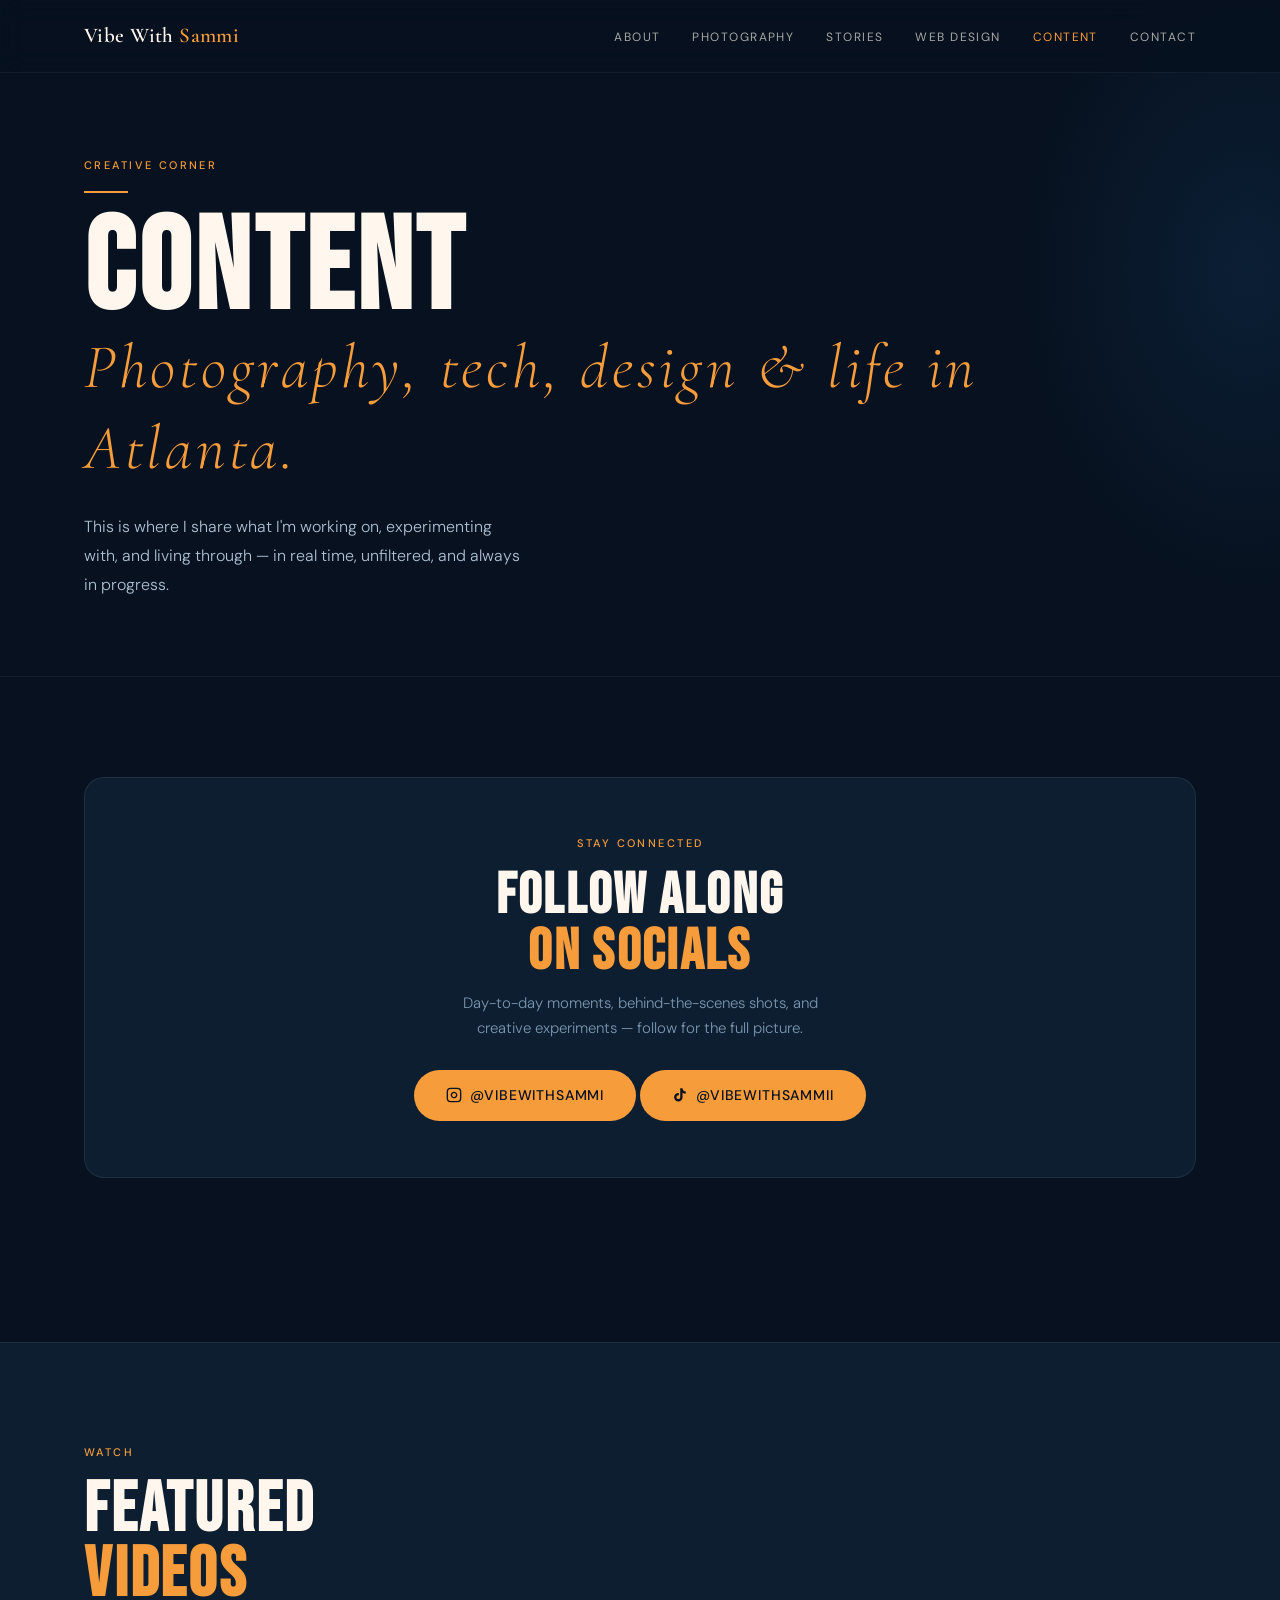
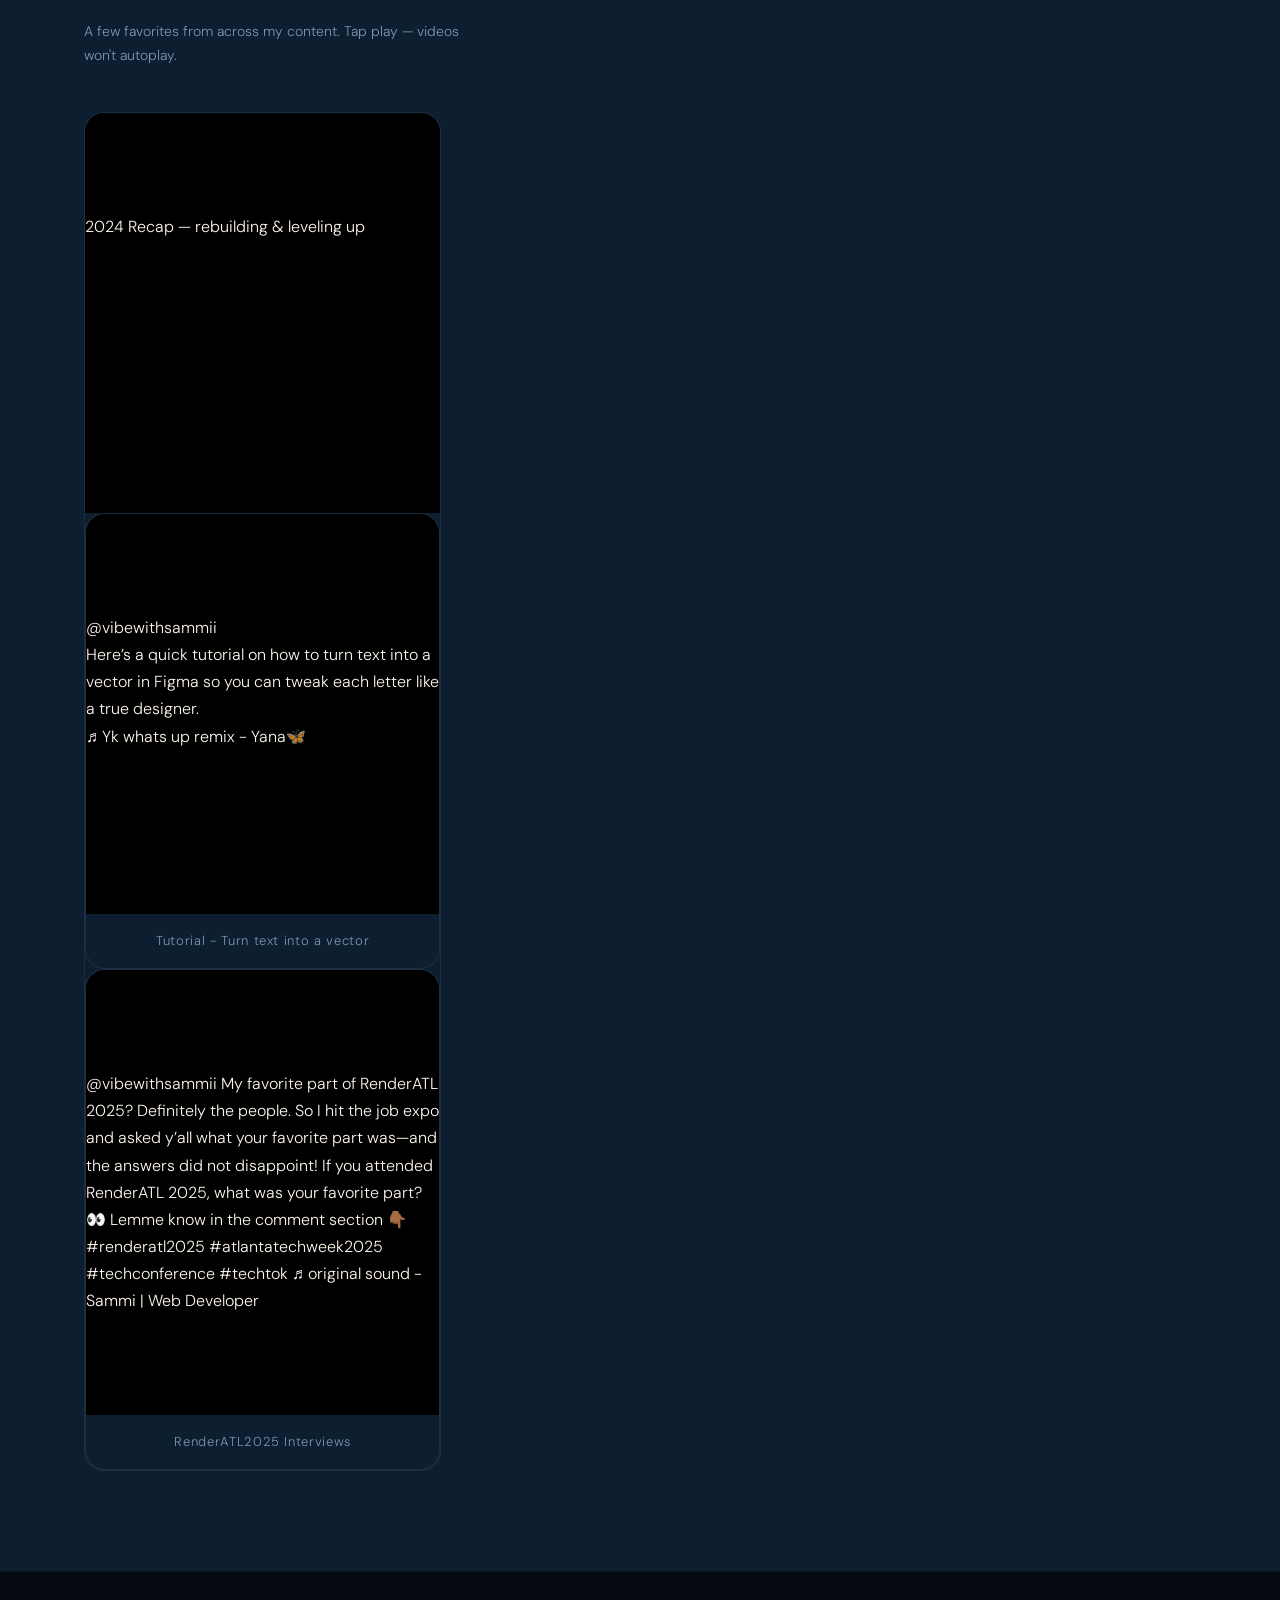
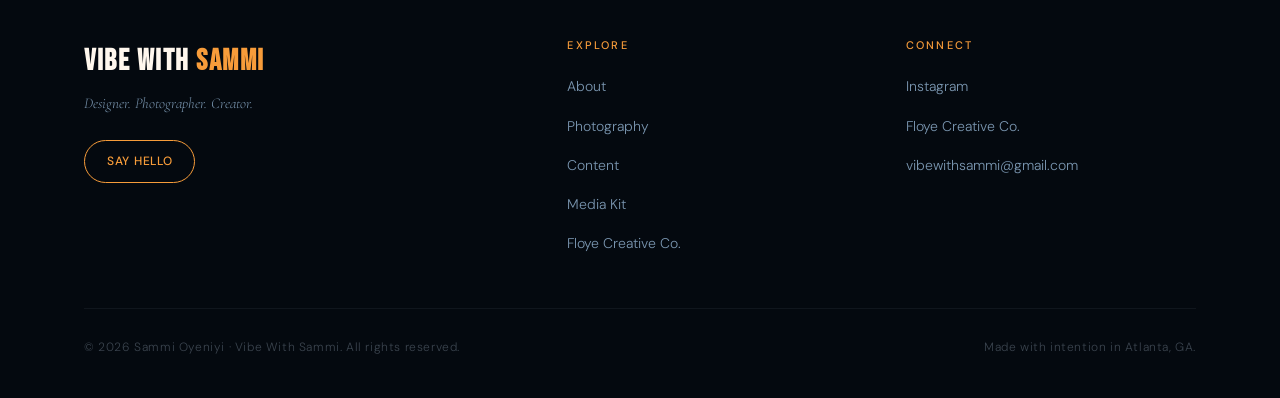
<file: content.html>
<!DOCTYPE html>
<html lang="en">
<head>
  <!-- Google tag (gtag.js) -->
<script async src="https://www.googletagmanager.com/gtag/js?id=G-FV8JNFX2ZS"></script>
<script>
  window.dataLayer = window.dataLayer || [];
  function gtag(){dataLayer.push(arguments);}
  gtag('js', new Date());

  gtag('config', 'G-FV8JNFX2ZS');
</script>
  <meta charset="UTF-8" />
  <meta name="viewport" content="width=device-width, initial-scale=1.0" />
  <title>Content — Vibe With Sammi</title>
  <link rel="icon" type="image/x-icon" href="assets/favicon.png">
  <meta name="description" content="Videos, creative experiments, and behind-the-scenes content from Sammi Oyeniyi." />
  <link rel="preconnect" href="https://fonts.googleapis.com" />
  <link rel="preconnect" href="https://fonts.gstatic.com" crossorigin />
  <link href="https://fonts.googleapis.com/css2?family=Cormorant+Garamond:ital,wght@0,300;0,400;0,600;1,300;1,400&family=DM+Sans:wght@300;400;500&family=Bebas+Neue&display=swap" rel="stylesheet" />
  <link rel="stylesheet" href="styles.css" />
</head>
<body>

  <!-- ── NAV ─────────────────────────────────────── -->
  <nav id="main-nav" aria-label="Main navigation">
    <div class="container">
      <a href="index.html" class="nav-logo" aria-label="Vibe With Sammi Home">
        Vibe With <span>Sammi</span>
      </a>
      <ul class="nav-links" role="list">
        <li><a href="index.html#about">About</a></li>
        <li><a href="photography.html">Photography</a></li>
        <li><a href="publications.html">Stories</a></li>
        <li><a href="https://www.floyecreative.co/" target="_blank" rel="noopener">Web Design</a></li>
        <li><a href="content.html" class="active" aria-current="page">Content</a></li>
        <li><a href="contact.html">Contact</a></li>
      </ul>
      <button class="nav-toggle" id="nav-toggle" aria-label="Open menu" aria-expanded="false" aria-controls="nav-drawer">
        <span></span><span></span><span></span>
      </button>
    </div>
  </nav>

  <!-- ── Mobile nav drawer ──────────────────────── -->
  <div class="nav-drawer" id="nav-drawer" role="dialog" aria-modal="true" aria-label="Mobile navigation">
    <ul role="list">
      <li><a href="index.html#about">About</a></li>
      <li><a href="photography.html">Photography</a></li>
      <li><a href="publications.html">Stories</a></li>
      <li><a href="https://www.floyecreative.co/" target="_blank" rel="noopener">Web Design</a></li>
      <li><a href="content.html">Content</a></li>
      <li><a href="contact.html">Contact</a></li>
    </ul>
    <div class="nav-drawer-meta">
      <p>Atlanta, GA</p>
      <a href="mailto:vibewithsammi@gmail.com">vibewithsammi@gmail.com</a>
    </div>
  </div>

  <!-- ── PAGE HERO ────────────────────────────────── -->
  <header class="page-hero" aria-labelledby="content-title">
    <div class="container">
      <span class="section-label">Creative Corner</span>
      <div class="page-hero-line" aria-hidden="true"></div>
      <h1 id="content-title">
        Content
        <span>Photography, tech, design &amp; life in Atlanta.</span>
      </h1>
      <p>
        This is where I share what I'm working on, experimenting with, and living through —
        in real time, unfiltered, and always in progress.
      </p>
    </div>
  </header>

  <!-- ── INSTAGRAM CTA ─────────────────────────────── -->
  <section aria-label="Follow on Instagram">
    <div class="container">
      <div class="ig-cta">
        <span class="section-label">Stay Connected</span>
        <h2>Follow Along<br><span class="accent">on Socials</span></h2>
        <p class="sub">
          Day-to-day moments, behind-the-scenes shots, and creative experiments —
          follow for the full picture.
        </p>
        <a
          href="https://instagram.com/vibewithsammi"
          target="_blank"
          rel="noopener"
          class="btn btn-gold"
          aria-label="Follow Sammi on Instagram"
        >
          <svg width="16" height="16" viewBox="0 0 24 24" fill="none" stroke="currentColor" stroke-width="2" aria-hidden="true">
            <rect x="2" y="2" width="20" height="20" rx="5" ry="5"/>
            <path d="M16 11.37A4 4 0 1 1 12.63 8 4 4 0 0 1 16 11.37z"/>
            <line x1="17.5" y1="6.5" x2="17.51" y2="6.5"/>
          </svg>
          @vibewithsammi
        </a>
        <a
        href="https://www.tiktok.com/@vibewithsammii"
  target="_blank"
  rel="noopener"
  class="btn btn-gold"
  aria-label="Follow Sammi on TikTok"
>
  <svg width="16" height="16" viewBox="0 0 24 24" fill="currentColor" aria-hidden="true">
    <path d="M19.59 6.69a4.83 4.83 0 0 1-3.77-4.25V2h-3.45v13.67a2.89 2.89 0 0 1-2.88 2.5 2.89 2.89 0 0 1-2.89-2.89 2.89 2.89 0 0 1 2.89-2.89c.28 0 .54.04.79.1V9.01a6.33 6.33 0 0 0-.79-.05 6.34 6.34 0 0 0-6.34 6.34 6.34 6.34 0 0 0 6.34 6.34 6.34 6.34 0 0 0 6.33-6.34V8.69a8.18 8.18 0 0 0 4.78 1.52V6.75a4.85 4.85 0 0 1-1.01-.06Z"/>
  </svg>
  @vibewithsammii
</a>

      
      </div>
    </div>
  </section>

  <!-- ── FEATURED VIDEOS ───────────────────────────── -->
  <section id="videos" aria-labelledby="videos-heading" style="background: var(--card-bg); border-top: 1px solid rgba(175,194,213,0.07);">
    <div class="container">
      <div class="section-intro">
        <div>
          <span class="section-label">Watch</span>
          <h2 class="section-heading" id="videos-heading">Featured<br><span class="accent">Videos</span></h2>
          <p style="font-size:14px; color:var(--muted); max-width:380px; line-height:1.7;">
            A few favorites from across my content. Tap play — videos won't autoplay.
          </p>
        </div>
      </div>

      <div class="video-grid" role="list" aria-label="Featured videos">

        <!-- ─────────────────────────────────────────────
             HOW TO ADD A TIKTOK:
             1. Go to your TikTok video on desktop
             2. Click Share → Embed → copy the blockquote code
             3. Paste the <blockquote> inside .video-embed below
             4. Remove the <script> tag from TikTok's code — 
                one shared script is already loaded at the bottom of this page
             ───────────────────────────────────────────── -->

        <!-- Video 1 -->
        <div class="video-card" role="listitem">
          <div class="video-embed">
            <blockquote class="tiktok-embed" cite="https://www.tiktok.com/@vibewithsammii/video/7453846378058435882" data-video-id="7453846378058435882">
              <section>
                <a target="_blank" title="@vibewithsammii" href="https://www.tiktok.com/@vibewithsammii?refer=embed"rel="noopener>@vibewithsammii</a>
              </section>
            </blockquote>
          </div>
          <p class="video-label">2024 Recap — rebuilding &amp; leveling up</p>
        </div>

        <!-- Video 2 — paste your next TikTok blockquote here -->
        <div class="video-card" role="listitem">
          <div class="video-embed">
            <blockquote class="tiktok-embed" cite="https://www.tiktok.com/@vibewithsammii/video/7522096215740206349" data-video-id="7522096215740206349" style="max-width: 605px;min-width: 325px;" > <section> <a target="_blank" title="@vibewithsammii" href="https://www.tiktok.com/@vibewithsammii?refer=embed">@vibewithsammii</a> <p>Here’s a quick tutorial on how to turn text into a vector in Figma so you can tweak each letter like a true designer. </p> <a target="_blank" title="♬ Yk whats up remix - Yana🦋" href="https://www.tiktok.com/music/Yk-whats-up-remix-7223466187219307306?refer=embed">♬ Yk whats up remix - Yana🦋</a> </section> </blockquote> <script async src="https://www.tiktok.com/embed.js"></script>
          </div>
          <p class="video-label">Tutorial - Turn text into a vector</p>
        </div>

        <!-- Video 3 — paste your next TikTok blockquote here -->
        <div class="video-card" role="listitem">
          <div class="video-embed">
            <blockquote class="tiktok-embed" cite="https://www.tiktok.com/@vibewithsammii/video/7516526304901090573" data-video-id="7516526304901090573" style="max-width: 605px;min-width: 325px;" > <section> <a target="_blank" title="@vibewithsammii" href="https://www.tiktok.com/@vibewithsammii?refer=embed">@vibewithsammii</a> My favorite part of RenderATL 2025? Definitely the people. So I hit the job expo and asked y’all what your favorite part was—and the answers did not disappoint!  If you attended RenderATL 2025, what was your favorite part? 👀 Lemme know in the comment section 👇🏾 <a title="renderatl2025" target="_blank" href="https://www.tiktok.com/tag/renderatl2025?refer=embed">#renderatl2025</a> <a title="atlantatechweek2025" target="_blank" href="https://www.tiktok.com/tag/atlantatechweek2025?refer=embed">#atlantatechweek2025</a> <a title="techconference" target="_blank" href="https://www.tiktok.com/tag/techconference?refer=embed">#techconference</a> <a title="techtok" target="_blank" href="https://www.tiktok.com/tag/techtok?refer=embed">#techtok</a> <a target="_blank" title="♬ original sound - Sammi | Web Developer" href="https://www.tiktok.com/music/original-sound-7516526550628567851?refer=embed">♬ original sound - Sammi | Web Developer</a> </section> </blockquote> <script async src="https://www.tiktok.com/embed.js"></script>
          </div>
          <p class="video-label">RenderATL2025 Interviews</p>
        </div>

      </div>
    </div>
  </section>

  <!-- ── FOOTER ────────────────────────────────────── -->
  <footer>
    <div class="container">
      <div class="footer-inner">
        <div class="footer-brand">
          <h3>Vibe With <span>Sammi</span></h3>
          <p>Designer. Photographer. Creator.</p>
          <a href="mailto:vibewithsammi@gmail.com" class="btn btn-ghost" style="font-size:12px; padding:10px 22px;">Say Hello</a>
        </div>
        <div class="footer-col">
          <h4>Explore</h4>
          <ul class="footer-links" role="list">
            <li><a href="index.html#about">About</a></li>
            <li><a href="photography.html">Photography</a></li>
            <li><a href="content.html">Content</a></li>
            <li><a href="media-kit.html">Media Kit</a></li>
            <li><a href="https://www.floyecreative.co/" target="_blank" rel="noopener">Floye Creative Co.</a></li>
          </ul>
        </div>
        <div class="footer-col">
          <h4>Connect</h4>
          <ul class="footer-links" role="list">
            <li><a href="https://instagram.com/vibewithsammi" target="_blank" rel="noopener">Instagram</a></li>
            <li><a href="https://www.floyecreative.co/" target="_blank" rel="noopener">Floye Creative Co.</a></li>
            <li><a href="mailto:vibewithsammi@gmail.com">vibewithsammi@gmail.com</a></li>
          </ul>
        </div>
      </div>
      <div class="footer-bottom">
        <p>© 2026 Sammi Oyeniyi · Vibe With Sammi. All rights reserved.</p>
        <p>Made with intention in Atlanta, GA.</p>
      </div>
    </div>
  </footer>

  <script>
    (function () {
      const nav = document.getElementById('main-nav');
      let lastY = 0;
      let ticking = false;
      window.addEventListener('scroll', function () {
        if (!ticking) {
          requestAnimationFrame(function () {
            const y = window.scrollY;
            if (y < 60) {
              nav.classList.remove('nav-hidden', 'nav-visible', 'nav-top');
            } else if (y > lastY) {
              nav.classList.add('nav-hidden');
              nav.classList.remove('nav-visible');
            } else {
              nav.classList.remove('nav-hidden');
              nav.classList.add('nav-visible');
            }
            lastY = y;
            ticking = false;
          });
          ticking = true;
        }
      });
    /* ── Mobile nav drawer ──────────────────── */
      const toggle = document.getElementById('nav-toggle');
      const drawer = document.getElementById('nav-drawer');
      if (toggle && drawer) {
        toggle.addEventListener('click', function () {
          const isOpen = drawer.classList.toggle('open');
          toggle.classList.toggle('open', isOpen);
          toggle.setAttribute('aria-expanded', String(isOpen));
          document.body.style.overflow = isOpen ? 'hidden' : '';
        });
        drawer.querySelectorAll('a').forEach(function (a) {
          a.addEventListener('click', function () {
            drawer.classList.remove('open');
            toggle.classList.remove('open');
            toggle.setAttribute('aria-expanded', 'false');
            document.body.style.overflow = '';
          });
        });
        document.addEventListener('keydown', function (e) {
          if (e.key === 'Escape' && drawer.classList.contains('open')) {
            drawer.classList.remove('open');
            toggle.classList.remove('open');
            toggle.setAttribute('aria-expanded', 'false');
            document.body.style.overflow = '';
            toggle.focus();
          }
        });
      }
    })();
  </script>

  <!-- TikTok embed script — loads once for all embeds on this page -->
  <script async src="https://www.tiktok.com/embed.js"></script>

</body>
</html>
</file>
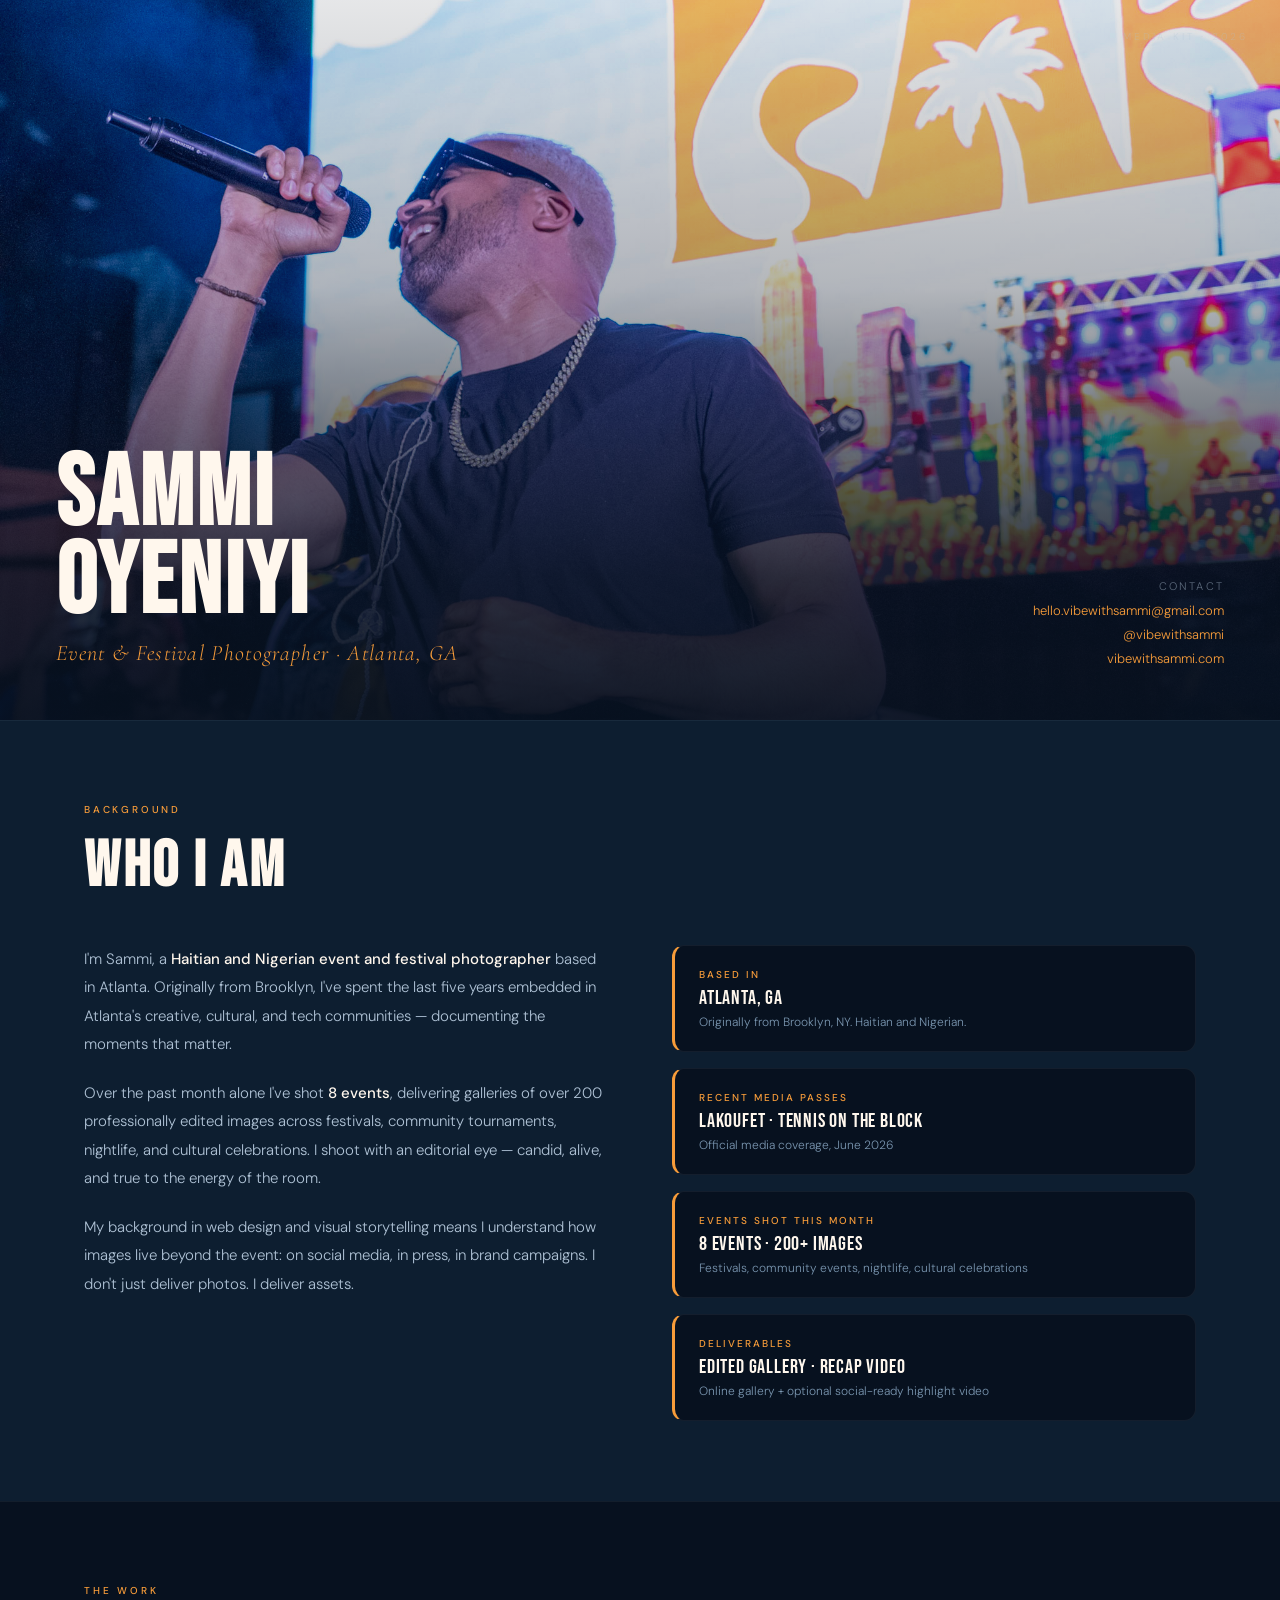
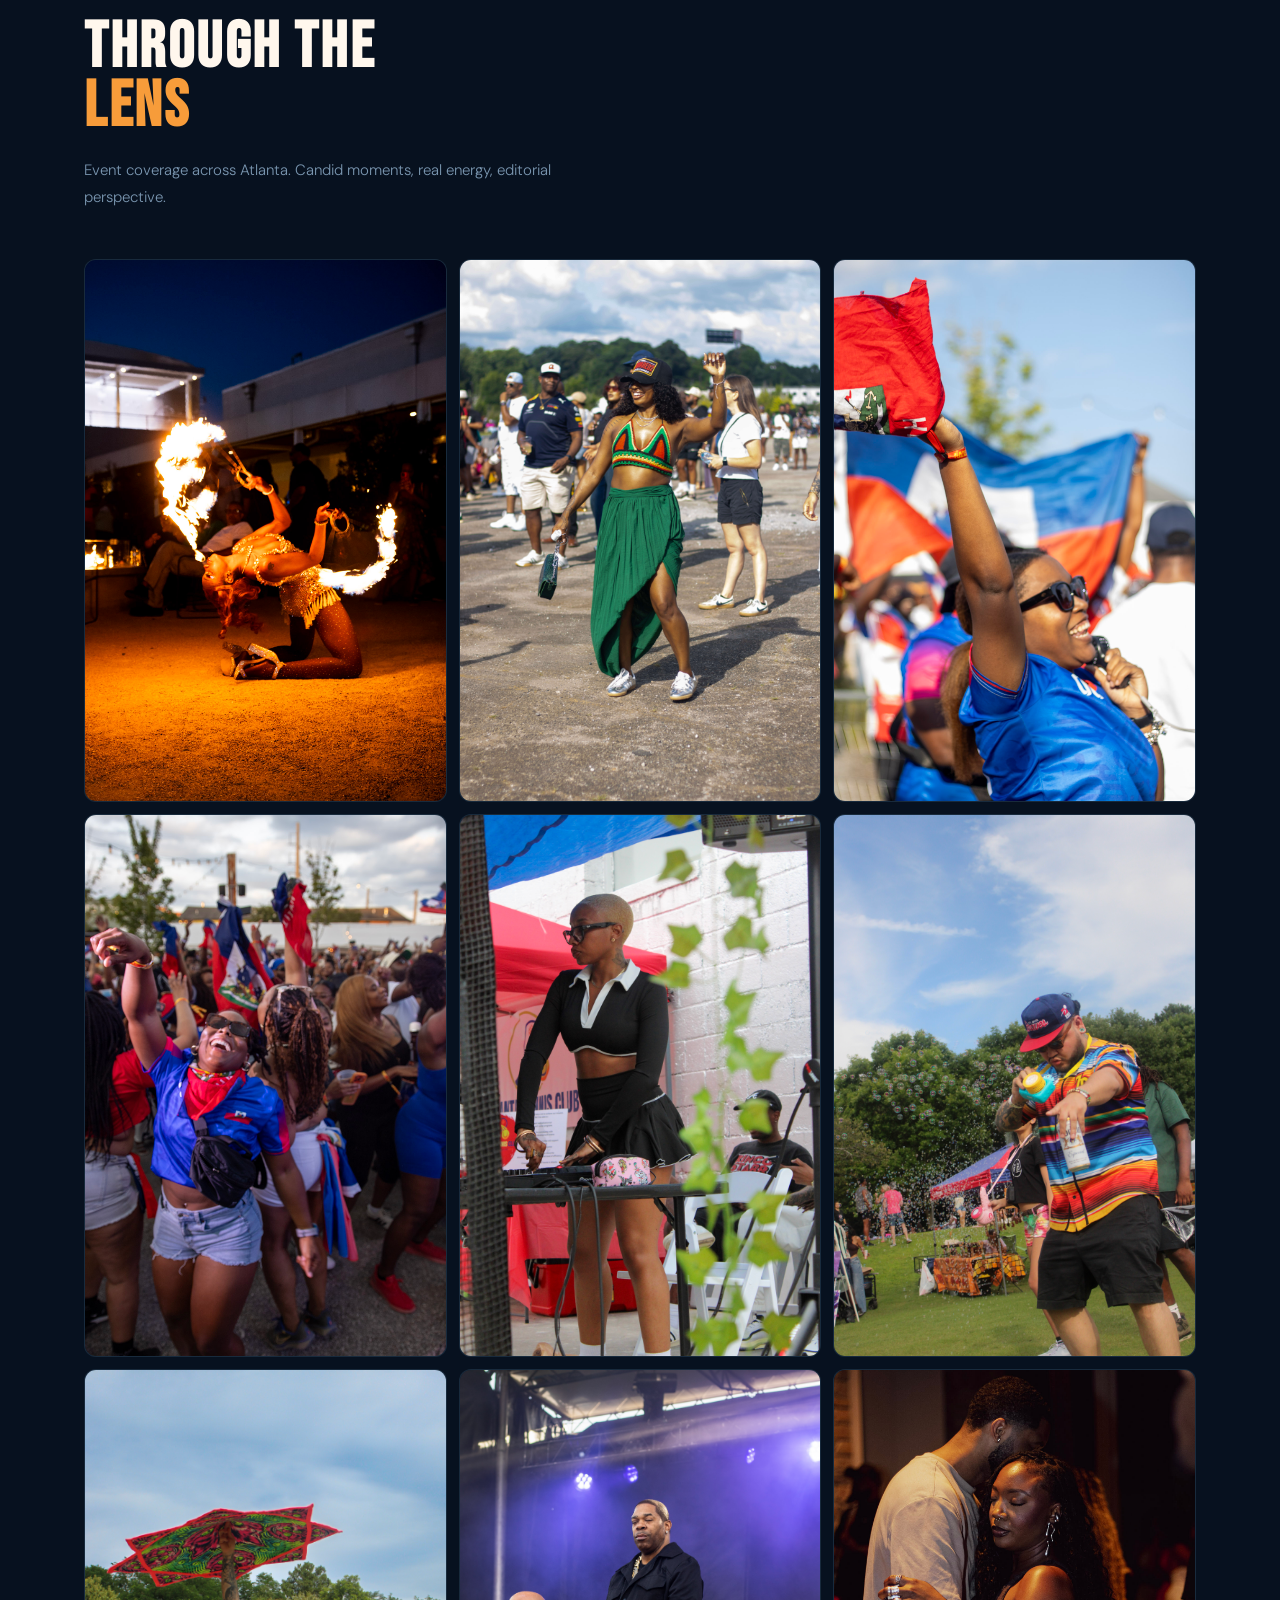
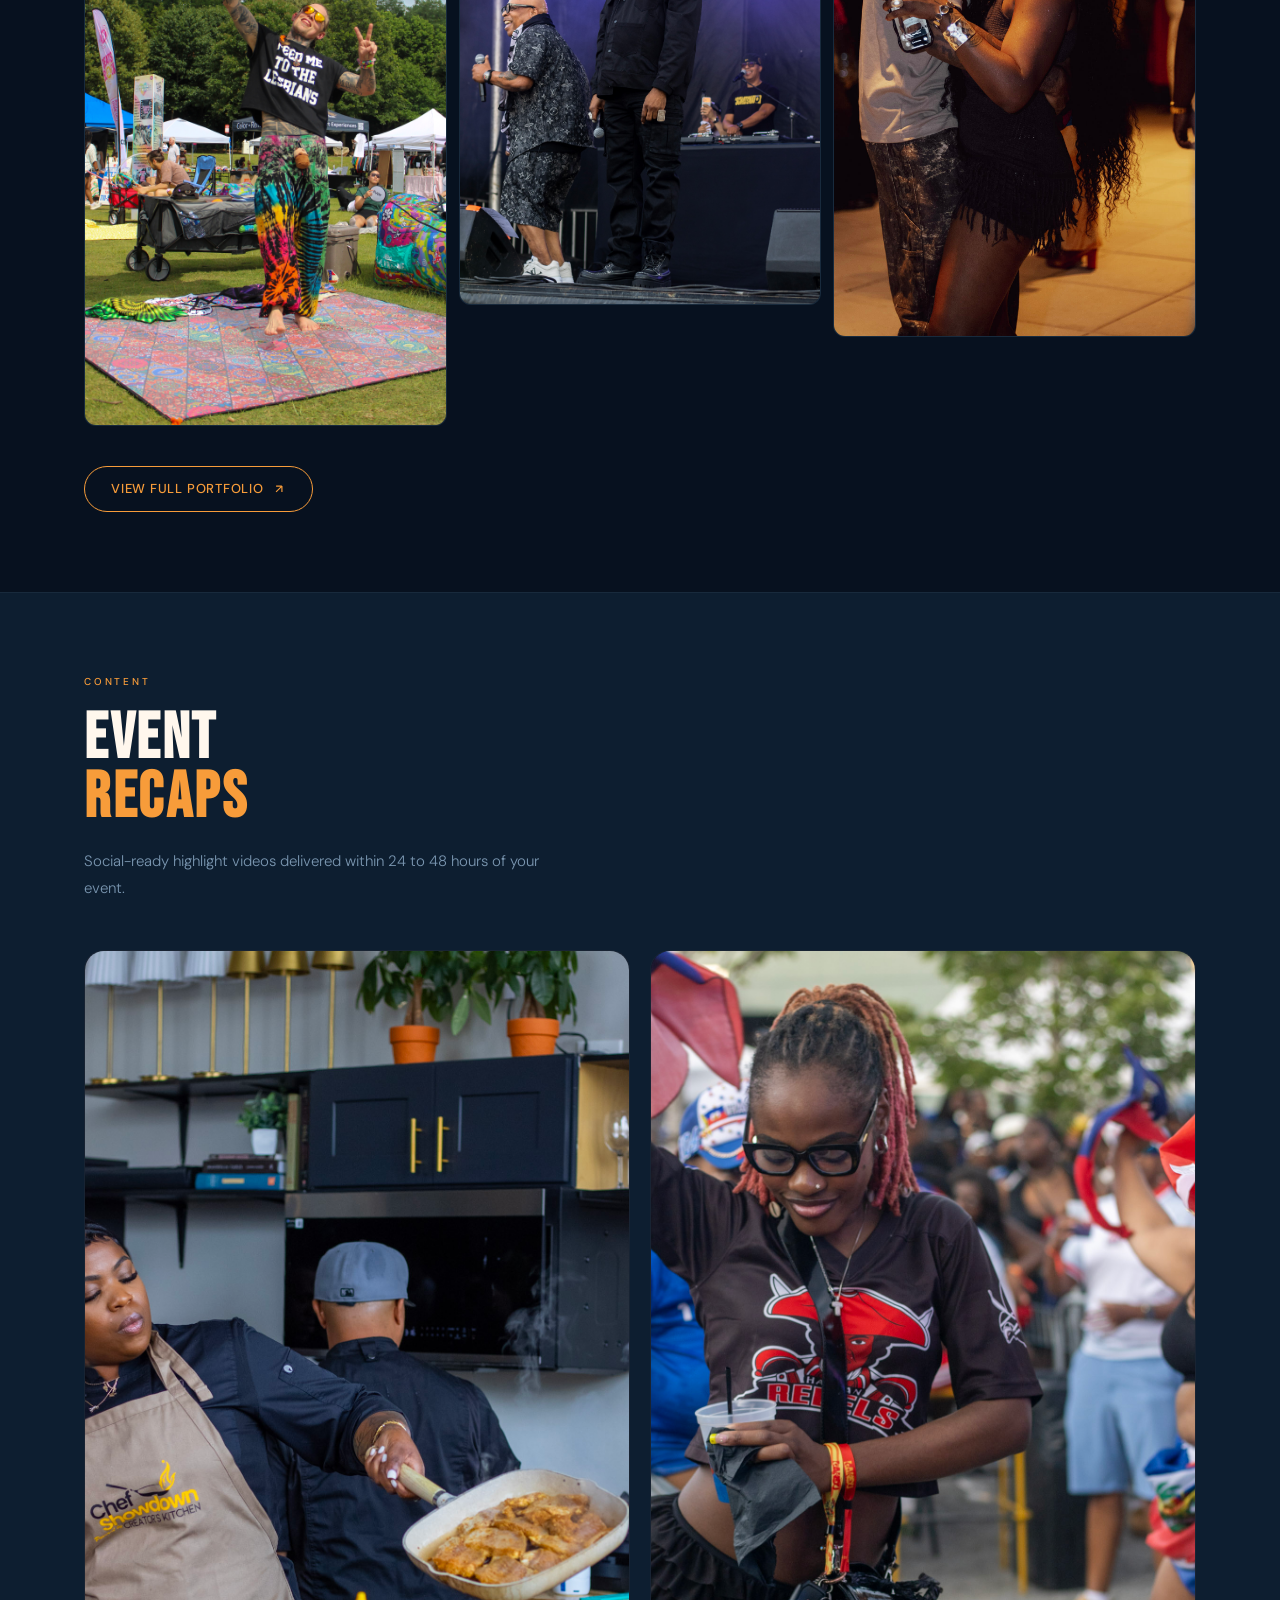
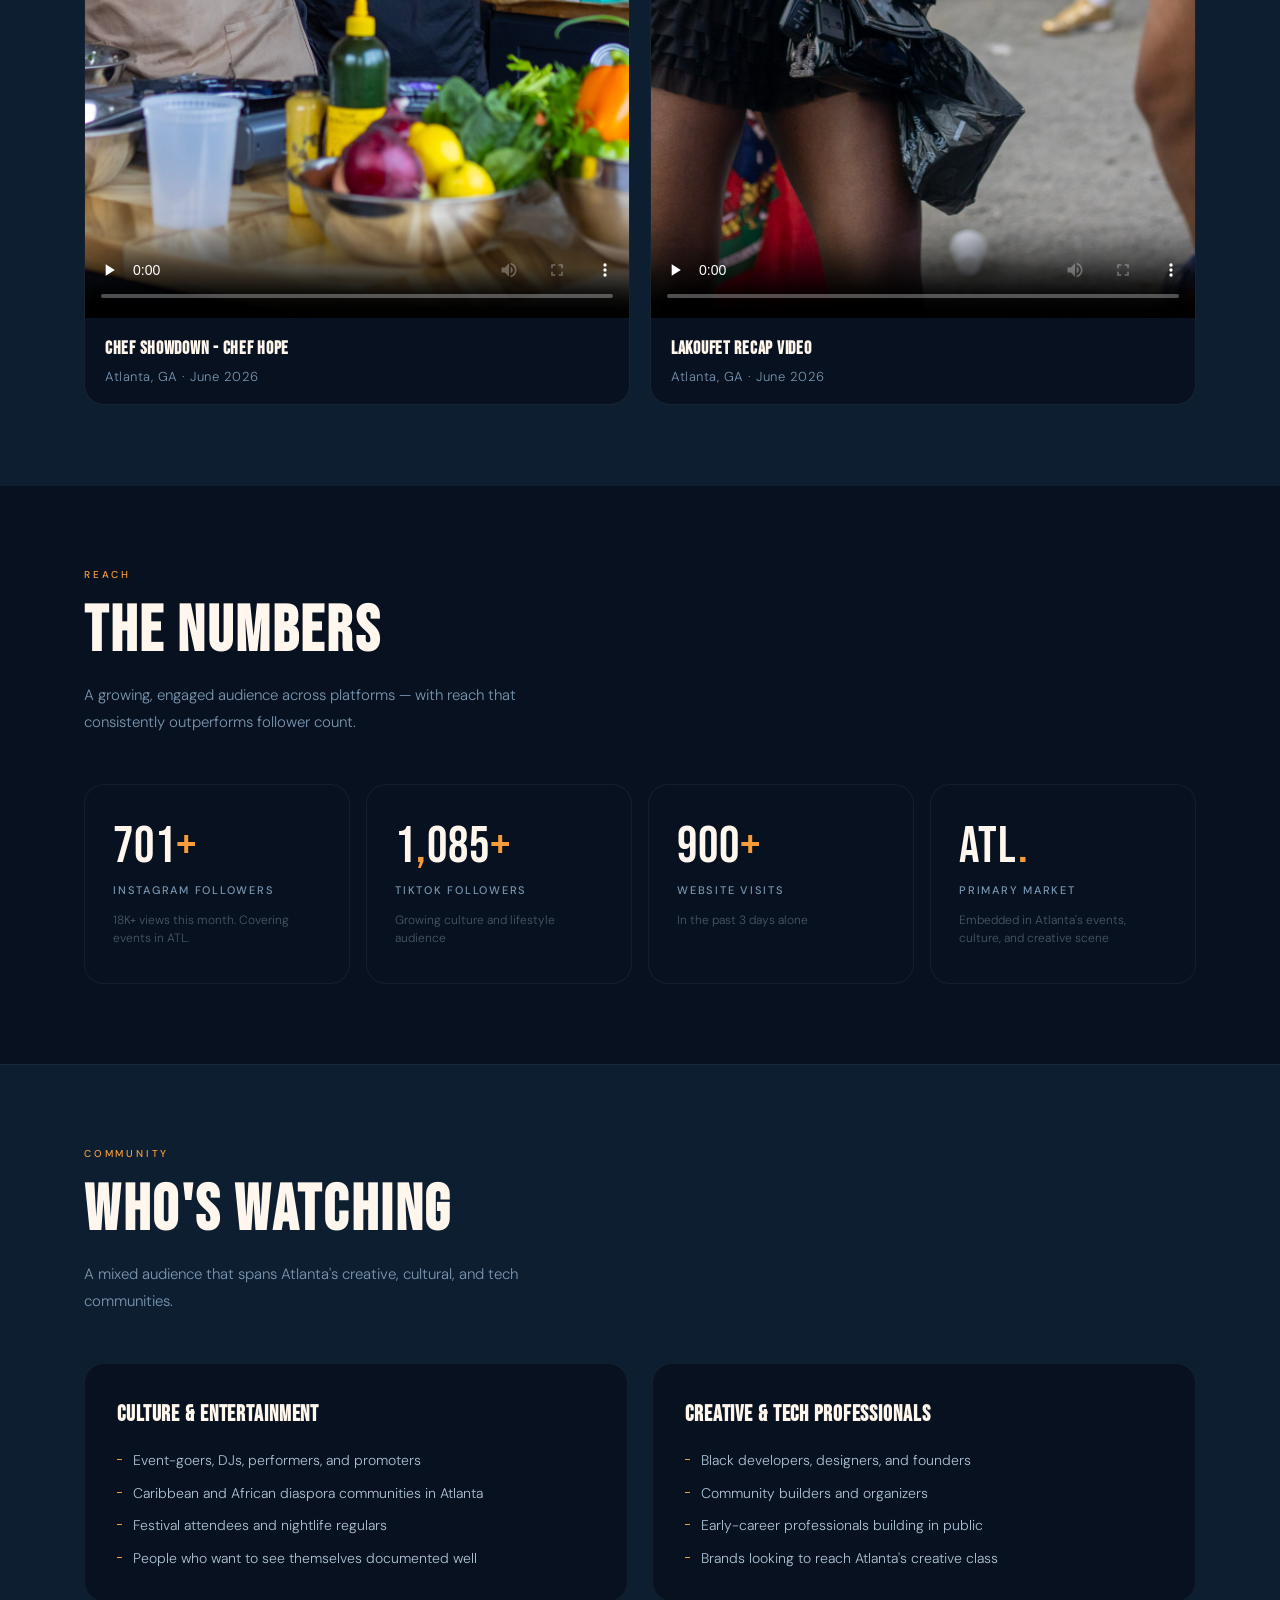
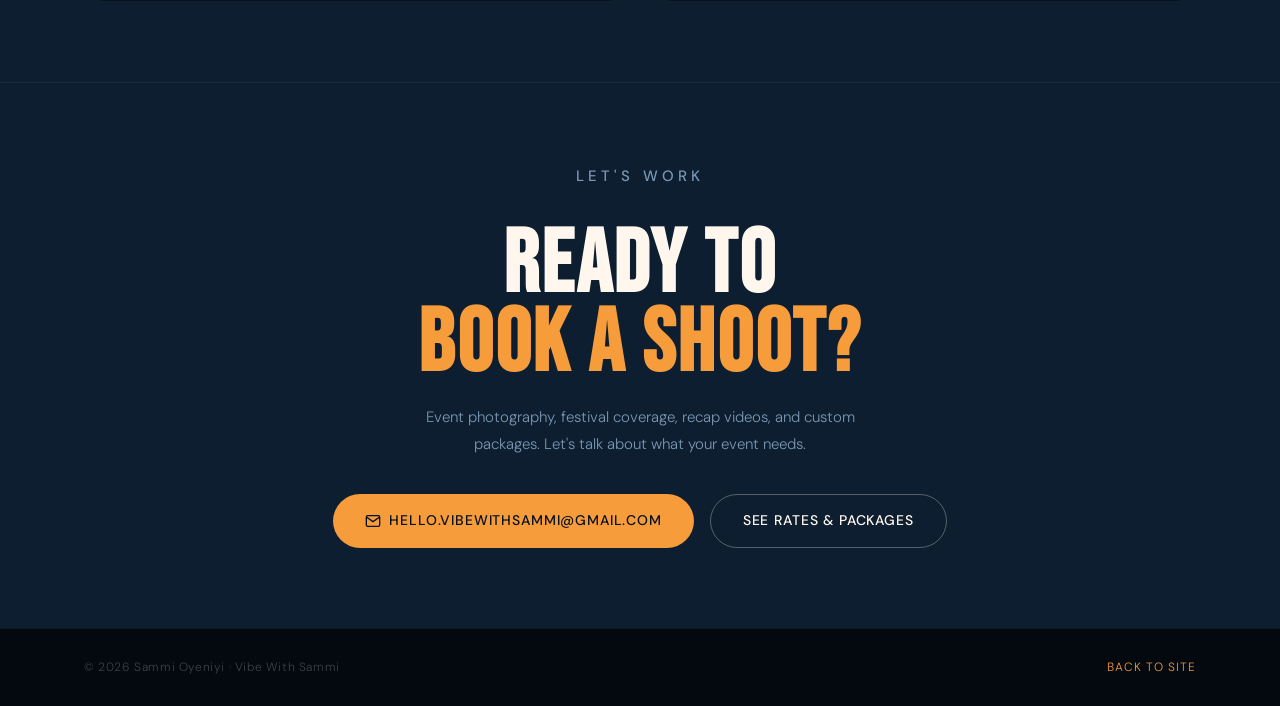
<file: media-kit.html>
<!DOCTYPE html>
<html lang="en">
<head>
  <meta charset="UTF-8" />
  <meta name="viewport" content="width=device-width, initial-scale=1.0" />
  <title>Media Kit — Sammi Oyeniyi</title>
  <meta name="description" content="Media kit for Sammi Oyeniyi, event and festival photographer based in Atlanta, GA." />
  <link rel="preconnect" href="https://fonts.googleapis.com" />
  <link rel="preconnect" href="https://fonts.gstatic.com" crossorigin />
  <link href="https://fonts.googleapis.com/css2?family=Cormorant+Garamond:ital,wght@0,300;0,400;0,600;1,300;1,400&family=DM+Sans:wght@300;400;500&family=Bebas+Neue&display=swap" rel="stylesheet" />
  <link rel="stylesheet" href="styles.css" />
  <style>
    body { padding-top: 0; }

    /* ── HERO ─────────────────────────────────────── */
    /* Full-bleed event photo as hero — the work speaks first */
    .mk-hero {
      position: relative;
      height: 80svh;
      min-height: 520px;
      max-height: 720px;
      overflow: hidden;
      display: flex;
      align-items: flex-end;
    }

    .mk-hero-bg {
      position: absolute;
      inset: 0;
      background: var(--card-bg);
    }
    .mk-hero-bg img {
      width: 100%; height: 100%;
      object-fit: cover;
      object-position: center;
      display: block;
    }

    /* Dark gradient so text is readable */
    .mk-hero-overlay {
      position: absolute;
      inset: 0;
      background: linear-gradient(
        to bottom,
        rgba(7,17,31,0.1) 0%,
        rgba(7,17,31,0.3) 40%,
        rgba(7,17,31,0.85) 80%,
        rgba(7,17,31,0.95) 100%
      );
    }

    .mk-hero-content {
      position: relative;
      z-index: 2;
      width: 100%;
      padding: 48px 56px;
      display: flex;
      align-items: flex-end;
      justify-content: space-between;
      gap: 40px;
    }

    .mk-hero-left h1 {
      font-family: 'Bebas Neue', sans-serif;
      font-size: clamp(52px, 8vw, 100px);
      letter-spacing: 0.03em;
      line-height: 0.88;
      color: var(--cream);
      margin-bottom: 8px;
    }

    .mk-hero-tagline {
      font-family: 'Cormorant Garamond', serif;
      font-style: italic;
      font-size: clamp(16px, 2vw, 22px);
      color: var(--gold);
      letter-spacing: 0.06em;
    }

    .mk-hero-right {
      text-align: right;
      flex-shrink: 0;
    }

    .mk-hero-right p {
      font-size: 11px;
      letter-spacing: 0.2em;
      text-transform: uppercase;
      color: rgba(175,194,213,0.5);
      margin-bottom: 4px;
    }

    .mk-hero-right a {
      display: block;
      font-size: 13px;
      color: var(--gold);
      margin-bottom: 2px;
    }

    .mk-kit-label {
      position: absolute;
      top: 28px;
      right: 32px;
      font-size: 10px;
      letter-spacing: 0.28em;
      text-transform: uppercase;
      color: rgba(175,194,213,0.3);
      z-index: 2;
    }

    /* ── SECTIONS ─────────────────────────────────── */
    .mk-section {
      padding: 80px 0;
      border-top: 1px solid rgba(175,194,213,0.07);
    }
    .mk-section-alt { background: var(--card-bg); }

    .mk-eyebrow {
      font-size: 10px;
      font-weight: 500;
      letter-spacing: 0.28em;
      text-transform: uppercase;
      color: var(--gold);
      margin-bottom: 20px;
      display: block;
    }

    .mk-heading {
      font-family: 'Bebas Neue', sans-serif;
      font-size: clamp(40px, 5vw, 64px);
      letter-spacing: 0.04em;
      line-height: 0.92;
      color: var(--cream);
      margin-bottom: 20px;
    }

    /* ── ABOUT ────────────────────────────────────── */
    .mk-about-grid {
      display: grid;
      grid-template-columns: 1fr 1fr;
      gap: 64px;
      align-items: start;
      margin-top: 48px;
    }

    .mk-about-body {
      font-size: 15px;
      line-height: 1.9;
      color: var(--slate);
    }
    .mk-about-body p + p { margin-top: 20px; }
    .mk-about-body strong { color: var(--cream); font-weight: 500; }

    /* Credential cards */
    .mk-creds {
      display: flex;
      flex-direction: column;
      gap: 16px;
    }

    .mk-cred {
      padding: 20px 24px;
      background: var(--navy);
      border-radius: var(--radius);
      border: 1px solid rgba(175,194,213,0.08);
      border-left: 3px solid var(--gold);
      display: flex;
      flex-direction: column;
      gap: 4px;
    }

    .mk-cred-label {
      font-size: 10px;
      font-weight: 500;
      letter-spacing: 0.2em;
      text-transform: uppercase;
      color: var(--gold);
    }

    .mk-cred-value {
      font-family: 'Bebas Neue', sans-serif;
      font-size: 20px;
      letter-spacing: 0.04em;
      color: var(--cream);
      line-height: 1.1;
    }

    .mk-cred-sub {
      font-size: 12px;
      color: var(--muted);
      line-height: 1.5;
    }

    /* ── PHOTO GALLERY ────────────────────────────── */
    .mk-gallery {
      columns: 3;
      column-gap: 12px;
      margin-top: 48px;
    }

    .mk-photo {
      break-inside: avoid;
      margin-bottom: 12px;
      border-radius: var(--radius);
      overflow: hidden;
      background: var(--card-bg);
      border: 1px solid rgba(175,194,213,0.07);
    }
    .mk-photo img { width: 100%; height: auto; display: block; }

    /* ── STATS ────────────────────────────────────── */
    .mk-stats-grid {
      display: grid;
      grid-template-columns: repeat(4, 1fr);
      gap: 16px;
      margin-top: 48px;
    }
    .mk-stat {
      padding: 36px 28px;
      background: var(--navy);
      border-radius: var(--radius-lg);
      border: 1px solid rgba(175,194,213,0.08);
      display: flex;
      flex-direction: column;
      gap: 8px;
    }
    .mk-stat-num {
      font-family: 'Bebas Neue', sans-serif;
      font-size: clamp(36px, 4vw, 52px);
      letter-spacing: 0.02em;
      color: var(--cream);
      line-height: 1;
    }
    .mk-stat-num span { color: var(--gold); }
    .mk-stat-label {
      font-size: 11px;
      font-weight: 500;
      letter-spacing: 0.16em;
      text-transform: uppercase;
      color: var(--muted);
    }
    .mk-stat-sub {
      font-size: 12px;
      color: rgba(175,194,213,0.4);
      line-height: 1.5;
      margin-top: 4px;
    }

    /* ── AUDIENCE ─────────────────────────────────── */
    .mk-audience-grid {
      display: grid;
      grid-template-columns: 1fr 1fr;
      gap: 24px;
      margin-top: 48px;
    }
    .mk-audience-card {
      padding: 32px;
      background: var(--navy);
      border-radius: var(--radius-lg);
      border: 1px solid rgba(175,194,213,0.08);
    }
    .mk-audience-card h4 {
      font-family: 'Bebas Neue', sans-serif;
      font-size: 22px;
      letter-spacing: 0.04em;
      color: var(--cream);
      margin-bottom: 16px;
    }
    .mk-audience-card ul {
      list-style: none;
      display: flex;
      flex-direction: column;
      gap: 10px;
    }
    .mk-audience-card ul li {
      font-size: 14px;
      color: var(--slate);
      line-height: 1.6;
      padding-left: 16px;
      position: relative;
    }
    .mk-audience-card ul li::before {
      content: '';
      position: absolute;
      left: 0; top: 10px;
      width: 5px; height: 1px;
      background: var(--gold);
    }

    /* ── VIDEO SECTION ────────────────────────────── */
    .mk-video-grid {
      display: grid;
      grid-template-columns: 1fr 1fr;
      gap: 20px;
      margin-top: 48px;
    }

    .mk-video-card {
      border-radius: var(--radius-lg);
      overflow: hidden;
      background: var(--navy);
      border: 1px solid rgba(175,194,213,0.1);
    }

    .mk-video-wrap {
      position: relative;
      width: 100%;
      aspect-ratio: 9/16;
      background: #000;
    }

    .mk-video-wrap video {
      width: 100%;
      height: 100%;
      object-fit: cover;
      display: block;
    }

    .mk-video-label {
      padding: 16px 20px;
      font-size: 13px;
      color: var(--muted);
      letter-spacing: 0.04em;
    }

    .mk-video-label strong {
      display: block;
      font-family: 'Bebas Neue', sans-serif;
      font-size: 18px;
      letter-spacing: 0.04em;
      color: var(--cream);
      margin-bottom: 2px;
    }

    /* ── CTA ──────────────────────────────────────── */
    .mk-cta {
      background: var(--card-bg);
      border-top: 1px solid rgba(175,194,213,0.07);
      padding: 80px 0;
      text-align: center;
    }
    .mk-cta h2 {
      font-family: 'Bebas Neue', sans-serif;
      font-size: clamp(48px, 7vw, 88px);
      letter-spacing: 0.03em;
      line-height: 0.9;
      color: var(--cream);
      margin-bottom: 20px;
    }
    .mk-cta h2 span { color: var(--gold); }
    .mk-cta p {
      font-size: 15px;
      color: var(--muted);
      max-width: 440px;
      margin: 0 auto 36px;
      line-height: 1.8;
    }
    .mk-cta-buttons {
      display: flex;
      gap: 16px;
      justify-content: center;
      flex-wrap: wrap;
    }

    /* ── RESPONSIVE ───────────────────────────────── */
    @media (max-width: 900px) {
      .mk-hero-content { flex-direction: column; align-items: flex-start; padding: 40px 32px; gap: 20px; }
      .mk-hero-right { text-align: left; }
      .mk-about-grid { grid-template-columns: 1fr; gap: 40px; }
      .mk-stats-grid { grid-template-columns: repeat(2, 1fr); }
      .mk-audience-grid { grid-template-columns: 1fr; }
      .mk-video-grid { grid-template-columns: 1fr; }
      .mk-gallery { columns: 2; }
    }

    @media (max-width: 560px) {
      .mk-hero-content { padding: 32px 20px; }
      .mk-section { padding: 56px 0; }
      .mk-stats-grid { grid-template-columns: 1fr 1fr; gap: 12px; }
      .mk-stat { padding: 24px 16px; }
      .mk-gallery { columns: 1; }
    }
  </style>
</head>
<body>

  <!-- HERO — the work leads, not the face -->
  <div class="mk-hero" aria-label="Media Kit — Sammi Oyeniyi">
    <div class="mk-hero-bg">
      <img src="assets/lakou-fet/lakoufet-pb-6.jpg" alt="Event photography by Sammi Oyeniyi" />
    </div>
    <div class="mk-hero-overlay"></div>
    <span class="mk-kit-label">Media Kit · 2026</span>

    <div class="mk-hero-content">
      <div class="mk-hero-left">
        <h1>Sammi<br>Oyeniyi</h1>
        <p class="mk-hero-tagline">Event &amp; Festival Photographer · Atlanta, GA</p>
      </div>
      <div class="mk-hero-right">
        <p>Contact</p>
        <a href="mailto:hello.vibewithsammi@gmail.com">hello.vibewithsammi@gmail.com</a>
        <a href="https://instagram.com/vibewithsammi" target="_blank" rel="noopener">@vibewithsammi</a>
        <a href="https://vibewithsammi.com" target="_blank" rel="noopener">vibewithsammi.com</a>
      </div>
    </div>
  </div>

  <!-- WHO I AM -->
  <section class="mk-section mk-section-alt">
    <div class="container">
      <span class="mk-eyebrow">Background</span>
      <h2 class="mk-heading">Who I Am</h2>

      <div class="mk-about-grid">
        <div class="mk-about-body">
          <p>
            I'm Sammi, a <strong>Haitian and Nigerian event and festival photographer</strong>
            based in Atlanta. Originally from Brooklyn, I've spent the last five years
            embedded in Atlanta's creative, cultural, and tech communities — documenting
            the moments that matter.
          </p>
          <p>
            Over the past month alone I've shot <strong>8 events</strong>, delivering
            galleries of over 200 professionally edited images across festivals, community
            tournaments, nightlife, and cultural celebrations. I shoot with an editorial
            eye — candid, alive, and true to the energy of the room.
          </p>
          <p>
            My background in web design and visual storytelling means I understand
            how images live beyond the event: on social media, in press, in brand
            campaigns. I don't just deliver photos. I deliver assets.
          </p>
        </div>

        <div class="mk-creds">
          <div class="mk-cred">
            <span class="mk-cred-label">Based In</span>
            <span class="mk-cred-value">Atlanta, GA</span>
            <span class="mk-cred-sub">Originally from Brooklyn, NY. Haitian and Nigerian.</span>
          </div>
          <div class="mk-cred">
            <span class="mk-cred-label">Recent Media Passes</span>
            <span class="mk-cred-value">Lakoufet · Tennis on the Block</span>
            <span class="mk-cred-sub">Official media coverage, June 2026</span>
          </div>
          <div class="mk-cred">
            <span class="mk-cred-label">Events Shot This Month</span>
            <span class="mk-cred-value">8 Events · 200+ Images</span>
            <span class="mk-cred-sub">Festivals, community events, nightlife, cultural celebrations</span>
          </div>
          <div class="mk-cred">
            <span class="mk-cred-label">Deliverables</span>
            <span class="mk-cred-value">Edited Gallery · Recap Video</span>
            <span class="mk-cred-sub">Online gallery + optional social-ready highlight video</span>
          </div>
        </div>
      </div>
    </div>
  </section>

  <!-- PHOTOGRAPHY -->
  <section class="mk-section">
    <div class="container">
      <span class="mk-eyebrow">The Work</span>
      <h2 class="mk-heading">Through the<br><span class="accent">Lens</span></h2>
      <p style="font-size:15px; color:var(--muted); max-width:480px; line-height:1.8;">
        Event coverage across Atlanta. Candid moments, real energy, editorial perspective.
      </p>

      <div class="mk-gallery">
        <div class="mk-photo"><img src="assets/unplugged/unplugged-cover.jpg" alt="woman fire dancing" /></div>
        <div class="mk-photo"><img src="assets/lakou-fet/lakoufet-pb-3.jpg" alt="Woman cheering in a crowd of people" /></div>
        <div class="mk-photo"><img src="assets/IMG_1571.jpg" alt="man spinning fabric spinner" /></div>
        <div class="mk-photo"><img src="assets/atl-beltline-fest/beltline-fest-4.jpg" alt="A woman dancing" /></div>
        <div class="mk-photo"><img src="assets/IMG_1385.jpg" alt="A DJ working an event" /></div>
        <div class="mk-photo"><img src="assets/atl-beltline-fest/20-IMG_3574.jpg" alt="Busta Rhymes standin on stage" /></div>
        <div class="mk-photo"><img src="assets/lakou-fet/lakoufet-pb-2.jpg" alt="woman cheering with haitian flag" /></div>
        <div class="mk-photo"><img src="assets/IMG_1822.jpg" alt="Man in colorful shirt blowing bubbles" /></div>
        <div class="mk-photo"><img src="assets/unplugged/ayiti-unplugged-9.jpg" alt="Man and woman dancing" /></div>

      </div>

      <div style="margin-top:40px;">
        <a href="photography.html" class="btn btn-ghost">
          View Full Portfolio
          <svg width="14" height="14" viewBox="0 0 24 24" fill="none" stroke="currentColor" stroke-width="2" aria-hidden="true"><path d="M7 17L17 7M17 7H7M17 7v10"/></svg>
        </a>
      </div>
    </div>
  </section>

  <!-- RECAP VIDEOS -->
  <section class="mk-section mk-section-alt">
    <div class="container">
      <span class="mk-eyebrow">Content</span>
      <h2 class="mk-heading">Event<br><span class="accent">Recaps</span></h2>
      <p style="font-size:15px; color:var(--muted); max-width:480px; line-height:1.8;">
        Social-ready highlight videos delivered within 24 to 48 hours of your event.
      </p>

      <div class="mk-video-grid">

        <div class="mk-video-card">
          <div class="mk-video-wrap">
            <!--
              Drop your .mp4 file in assets/videos/ and update the src.
              e.g. <video src="assets/videos/lakoufet-recap.mp4" controls preload="none" poster="assets/lakou-fet/lakoufet-cover.jpg"></video>
            -->
            <video
              src="assets/vidoes/Chef Hope - Chef Showdown.mp4"
              controls
              preload="none"
              poster="assets/IMG_3069.jpg"
              aria-label="Chef Showdown - Chef Hope recap video"
            ></video>
          </div>
          <div class="mk-video-label">
            <strong>Chef Showdown - Chef Hope</strong>
            Atlanta, GA · June 2026
          </div>
        </div>

        <div class="mk-video-card">
          <div class="mk-video-wrap">
           
            <video
              src="assets/vidoes/lakou-recap.mp4"
              controls
              preload="none"
              poster="assets/lakou-fet/lakoufet-pb-5.jpg"
              aria-label="Lakoufet recap video"
            ></video>
          </div>
          <div class="mk-video-label">
            <strong>Lakoufet Recap Video</strong>
            Atlanta, GA · June 2026
          </div>
        </div>

      </div>
    </div>
  </section>

  <!-- STATS -->
  <section class="mk-section">
    <div class="container">
      <span class="mk-eyebrow">Reach</span>
      <h2 class="mk-heading">The Numbers</h2>
      <p style="font-size:15px; color:var(--muted); max-width:500px; line-height:1.8;">
        A growing, engaged audience across platforms — with reach that consistently
        outperforms follower count.
      </p>
      <div class="mk-stats-grid">
        <div class="mk-stat">
          <div class="mk-stat-num">701<span>+</span></div>
          <div class="mk-stat-label">Instagram Followers</div>
          <div class="mk-stat-sub">18K+ views this month. Covering events in ATL.</div>
        </div>
        <div class="mk-stat">
          <div class="mk-stat-num">1<span>,</span>085<span>+</span></div>
          <div class="mk-stat-label">TikTok Followers</div>
          <div class="mk-stat-sub">Growing culture and lifestyle audience</div>
        </div>
        <div class="mk-stat">
          <div class="mk-stat-num">900<span>+</span></div>
          <div class="mk-stat-label">Website visits</div>
          <div class="mk-stat-sub">In the past 3 days alone</div>
        </div>
        <div class="mk-stat">
          <div class="mk-stat-num">ATL<span>.</span></div>
          <div class="mk-stat-label">Primary Market</div>
          <div class="mk-stat-sub">Embedded in Atlanta's events, culture, and creative scene</div>
        </div>
      </div>
    </div>
  </section>

  <!-- AUDIENCE -->
  <section class="mk-section mk-section-alt">
    <div class="container">
      <span class="mk-eyebrow">Community</span>
      <h2 class="mk-heading">Who's Watching</h2>
      <p style="font-size:15px; color:var(--muted); max-width:500px; line-height:1.8;">
        A mixed audience that spans Atlanta's creative, cultural, and tech communities.
      </p>
      <div class="mk-audience-grid">
        <div class="mk-audience-card">
          <h4>Culture &amp; Entertainment</h4>
          <ul>
            <li>Event-goers, DJs, performers, and promoters</li>
            <li>Caribbean and African diaspora communities in Atlanta</li>
            <li>Festival attendees and nightlife regulars</li>
            <li>People who want to see themselves documented well</li>
          </ul>
        </div>
        <div class="mk-audience-card">
          <h4>Creative &amp; Tech Professionals</h4>
          <ul>
            <li>Black developers, designers, and founders</li>
            <li>Community builders and organizers</li>
            <li>Early-career professionals building in public</li>
            <li>Brands looking to reach Atlanta's creative class</li>
          </ul>
        </div>
      </div>
    </div>
  </section>

  <!-- CTA -->
  <div class="mk-cta">
    <div class="container">
      <p class="mk-eyebrow" style="text-align:center;">Let's Work</p>
      <h2>Ready to<br><span>Book a Shoot?</span></h2>
      <p>
        Event photography, festival coverage, recap videos, and custom packages.
        Let's talk about what your event needs.
      </p>
      <div class="mk-cta-buttons">
        <a href="mailto:hello.vibewithsammi@gmail.com" class="btn btn-gold">
          <svg width="16" height="16" viewBox="0 0 24 24" fill="none" stroke="currentColor" stroke-width="2" aria-hidden="true"><path d="M4 4h16c1.1 0 2 .9 2 2v12c0 1.1-.9 2-2 2H4c-1.1 0-2-.9-2-2V6c0-1.1.9-2 2-2z"/><polyline points="22,6 12,13 2,6"/></svg>
          hello.vibewithsammi@gmail.com
        </a>
        <a href="work-with-me.html" class="btn btn-outline">
          See Rates &amp; Packages
        </a>
      </div>
    </div>
  </div>

  <!-- FOOTER -->
  <footer style="background:#04090F; border-top: 1px solid rgba(175,194,213,0.07); padding: 28px 0;">
    <div class="container" style="display:flex; align-items:center; justify-content:space-between; flex-wrap:wrap; gap:12px;">
      <p style="font-size:12px; color:rgba(175,194,213,0.3); letter-spacing:0.05em;">© 2026 Sammi Oyeniyi · Vibe With Sammi</p>
      <a href="index.html" style="font-size:12px; color:var(--gold); letter-spacing:0.08em; text-transform:uppercase;">Back to Site</a>
    </div>
  </footer>

</body>
</html>
</file>
<file: styles.css>
/* ═══════════════════════════════════════════════════
   VIBE WITH SAMMI — Global Stylesheet
   ═══════════════════════════════════════════════════ */

/* ── CSS Variables ─────────────────────────────────── */
:root {
  --navy:      #07111F;
  --blue:      #12385C;
  --gold:      #f79c3a;
  --gold-lt:   #f48c1f;
  --gold-dim:  rgba(200,150,12,0.15);
  --cream:     #FFF7ED;
  --slate:     #AFC2D5;
  --muted:     #7A96B0;
  --card-bg:   #0D1E30;
  --radius:    12px;
  --radius-lg: 20px;
}

/* ── Reset & Base ──────────────────────────────────── */
*, *::before, *::after { box-sizing: border-box; margin: 0; padding: 0; }
html { scroll-behavior: smooth; }

body {
  background: var(--navy);
  color: var(--cream);
  font-family: 'DM Sans', sans-serif;
  font-weight: 300;
  line-height: 1.7;
  -webkit-font-smoothing: antialiased;
}

img { display: block; max-width: 100%; height: auto; }
a { color: inherit; text-decoration: none; }

/* ── Utility ───────────────────────────────────────── */
.container {
  width: 100%;
  max-width: 1160px;
  margin: 0 auto;
  padding: 0 24px;
}

.accent { color: var(--gold); }

.section-label {
  font-family: 'DM Sans', sans-serif;
  font-size: 11px;
  font-weight: 500;
  letter-spacing: 0.22em;
  text-transform: uppercase;
  color: var(--gold);
  margin-bottom: 16px;
  display: block;
}

section { padding: 100px 0; }

/* ── Buttons ───────────────────────────────────────── */
.btn {
  display: inline-flex;
  align-items: center;
  gap: 8px;
  padding: 14px 32px;
  border-radius: 100px;
  font-family: 'DM Sans', sans-serif;
  font-size: 14px;
  font-weight: 500;
  letter-spacing: 0.06em;
  text-transform: uppercase;
  cursor: pointer;
  border: none;
  transition: transform 0.18s ease, box-shadow 0.18s ease,
              background 0.18s ease, color 0.18s ease, border-color 0.18s ease;
  text-decoration: none;
  white-space: nowrap;
}
.btn:focus-visible { outline: 3px solid var(--gold); outline-offset: 3px; }

.btn-gold { background: var(--gold); color: var(--navy); }
.btn-gold:hover {
  background: var(--gold-lt);
  transform: translateY(-2px);
  box-shadow: 0 8px 32px rgba(200,150,12,0.4);
}

.btn-outline {
  background: transparent;
  color: var(--cream);
  border: 1.5px solid rgba(255,247,237,0.3);
}
.btn-outline:hover { border-color: var(--gold); color: var(--gold); transform: translateY(-2px); }

.btn-ghost {
  background: transparent;
  color: var(--gold);
  border: 1.5px solid var(--gold);
  padding: 11px 26px;
  font-size: 13px;
}
.btn-ghost:hover { background: var(--gold); color: var(--navy); transform: translateY(-2px); }

/* ════════════════════════════════════════════════════
   NAV — hide on scroll down, reveal on scroll up
   ════════════════════════════════════════════════════ */
nav {
  position: fixed;
  top: 0; left: 0; right: 0;
  z-index: 200;
  padding: 18px 0;
  background: rgba(7,17,31,0.85);
  backdrop-filter: blur(14px);
  -webkit-backdrop-filter: blur(14px);
  border-bottom: 1px solid rgba(175,194,213,0.08);
  transition: transform 0.32s cubic-bezier(0.4,0,0.2,1),
              background 0.2s ease;
}

nav.nav-hidden { transform: translateY(-100%); }
nav.nav-visible { transform: translateY(0); }
nav.nav-top { background: transparent; border-bottom-color: transparent; }

nav .container {
  display: flex;
  align-items: center;
  justify-content: space-between;
}

.nav-logo {
  font-family: 'Cormorant Garamond', serif;
  font-size: 21px;
  font-weight: 600;
  letter-spacing: 0.02em;
  color: var(--cream);
}
.nav-logo span { color: var(--gold); }

.nav-links {
  display: flex;
  align-items: center;
  gap: 32px;
  list-style: none;
}
.nav-links a {
  font-size: 12px;
  font-weight: 400;
  letter-spacing: 0.12em;
  text-transform: uppercase;
  color: rgba(255,247,237,0.65);
  transition: color 0.15s;
}
.nav-links a:hover,
.nav-links a.active { color: var(--gold); }

/* ── Hamburger button ────────────────────────────── */
.nav-toggle {
  display: none;
  flex-direction: column;
  justify-content: center;
  gap: 5px;
  width: 40px;
  height: 40px;
  background: none;
  border: none;
  cursor: pointer;
  padding: 6px;
  border-radius: 8px;
  z-index: 210;
  position: relative;
  transition: background 0.15s;
}
.nav-toggle:hover { background: rgba(175,194,213,0.08); }
.nav-toggle:focus-visible { outline: 2px solid var(--gold); outline-offset: 2px; }

.nav-toggle span {
  display: block;
  width: 22px;
  height: 1.5px;
  background: var(--cream);
  border-radius: 2px;
  transition: transform 0.3s ease, opacity 0.2s ease, width 0.3s ease;
  transform-origin: center;
}
.nav-toggle.open span:nth-child(1) { transform: translateY(6.5px) rotate(45deg); }
.nav-toggle.open span:nth-child(2) { opacity: 0; width: 0; }
.nav-toggle.open span:nth-child(3) { transform: translateY(-6.5px) rotate(-45deg); }

/* ── Mobile full-screen drawer ───────────────────── */
.nav-drawer {
  display: none; /* shown as flex on mobile via breakpoint */
  position: fixed;
  inset: 0;
  z-index: 205;
  background: rgba(7,17,31,0.97);
  backdrop-filter: blur(20px);
  -webkit-backdrop-filter: blur(20px);
  flex-direction: column;
  justify-content: center;
  align-items: center;
  transform: translateY(-100%);
  transition: transform 0.38s cubic-bezier(0.4,0,0.2,1);
  pointer-events: none;
}
.nav-drawer.open {
  transform: translateY(0);
  pointer-events: all;
}

.nav-drawer ul {
  list-style: none;
  display: flex;
  flex-direction: column;
  align-items: center;
  gap: 4px;
  padding: 0 32px;
}
.nav-drawer ul li a {
  display: block;
  font-family: 'Bebas Neue', sans-serif;
  font-size: clamp(42px, 11vw, 60px);
  letter-spacing: 0.05em;
  color: rgba(255,247,237,0.65);
  text-transform: uppercase;
  line-height: 1.1;
  padding: 6px 0;
  transition: color 0.15s;
  text-decoration: none;
}
.nav-drawer ul li a:hover,
.nav-drawer ul li a.active { color: var(--gold); }

.nav-drawer-meta {
  position: absolute;
  bottom: 36px;
  left: 0; right: 0;
  display: flex;
  flex-direction: column;
  align-items: center;
  gap: 6px;
}
.nav-drawer-meta p {
  font-size: 11px;
  letter-spacing: 0.18em;
  text-transform: uppercase;
  color: rgba(175,194,213,0.3);
}
.nav-drawer-meta a {
  font-size: 13px;
  color: var(--gold);
}

/* ════════════════════════════════════════════════════
   HERO
   ════════════════════════════════════════════════════ */
#hero {
  position: relative;
  width: 100%;
  height: 100svh;
  min-height: 600px;
  display: flex;
  align-items: center;
  justify-content: center;
  overflow: hidden;
}

.hero-bg {
  position: absolute;
  inset: 0;
  background: var(--blue);
  background-image: url('assets/IMG_0560 edit.jpg');
  background-size: cover;
  background-position: center center;
}



.hero-overlay {
  position: absolute;
  inset: 0;
  background: linear-gradient(180deg,
    rgba(7,17,31,0.45) 0%,
    rgba(7,17,31,0.62) 45%,
    rgba(7,17,31,0.82) 75%,
    rgba(7,17,31,0.92) 100%);
}

.hero-content {
  position: relative;
  z-index: 2;
  text-align: center;
  padding: 0 24px;
  max-width: 920px;
}

.hero-eyebrow {
  font-size: 12px;
  font-weight: 500;
  letter-spacing: 0.28em;
  text-transform: uppercase;
  color: var(--gold-lt);
  margin-bottom: 24px;
  text-shadow: 0 1px 8px rgba(0,0,0,0.5);
}

.hero-name {
  font-family: 'Bebas Neue', sans-serif;
  font-size: clamp(56px, 9vw, 110px);
  letter-spacing: 0.06em;
  line-height: 0.92;
  color: var(--cream);
  white-space: nowrap;
  margin-bottom: 14px;
}

.hero-title {
  font-family: 'Cormorant Garamond', serif;
  font-size: clamp(17px, 2.5vw, 24px);
  font-weight: 300;
  font-style: italic;
  color: var(--slate);
  letter-spacing: 0.07em;
  margin-bottom: 32px;
}

.hero-line {
  width: 44px;
  height: 2px;
  background: var(--gold);
  margin: 0 auto 32px;
}

.scroll-hint {
  position: absolute;
  bottom: 32px;
  left: 50%;
  transform: translateX(-50%);
  z-index: 2;
  display: flex;
  flex-direction: column;
  align-items: center;
  gap: 8px;
  color: rgba(175,194,213,0.45);
  font-size: 10px;
  letter-spacing: 0.22em;
  text-transform: uppercase;
}
.scroll-hint::after {
  content: '';
  display: block;
  width: 1px;
  height: 44px;
  background: linear-gradient(to bottom, rgba(175,194,213,0.45), transparent);
}

/* ════════════════════════════════════════════════════
   ABOUT
   ════════════════════════════════════════════════════ */
#about { border-top: 1px solid rgba(175,194,213,0.07); }

.about-grid {
  display: grid;
  grid-template-columns: 1fr 1fr;
  gap: 72px;
  align-items: center;
}

.about-photo {
  position: relative;
  /* extra padding so the gold square isn't clipped */
  padding: 0 0 32px 32px;
}

/* Gold square — sits behind and to the bottom-left of the image */
.about-photo::before {
  content: '';
  position: absolute;
  bottom: 0;
  left: 0;
  width: 65%;
  aspect-ratio: 1;
  background: var(--gold);
  border-radius: var(--radius);
  z-index: 0;
}

.about-photo-frame {
  position: relative;
  z-index: 1;
  aspect-ratio: 3/4;
  border-radius: var(--radius-lg);
  overflow: hidden;
  background: var(--card-bg);
  border: 1px solid rgba(175,194,213,0.1);
}

.about-photo-frame .placeholder-img {
  position: absolute;
  inset: 0;
  background: linear-gradient(160deg, #12385C 0%, #0D1E30 60%, #07111F 100%);
  display: flex;
  align-items: center;
  justify-content: center;
  flex-direction: column;
  gap: 12px;
  color: var(--muted);
  font-size: 13px;
  letter-spacing: 0.1em;
}
.placeholder-img svg { opacity: 0.3; }

.about-photo-frame img {
  width: 100%;
  height: 100%;
  object-fit: cover;
  object-position: center top;
  display: block;
}

.about-text h2 {
  font-family: 'Bebas Neue', sans-serif;
  font-size: clamp(50px, 6.5vw, 78px);
  letter-spacing: 0.03em;
  line-height: 0.92;
  color: var(--cream);
  margin-bottom: 8px;
}
.about-text h2 em {
  font-family: 'Cormorant Garamond', serif;
  font-style: italic;
  color: var(--gold);
  font-size: 0.85em;
  letter-spacing: 0.02em;
}

.about-divider {
  width: 44px;
  height: 2px;
  background: var(--gold);
  margin: 22px 0;
}

.about-text p {
  font-size: 16px;
  line-height: 1.85;
  color: var(--slate);
  max-width: 440px;
}

/* ════════════════════════════════════════════════════
   PATHS
   ════════════════════════════════════════════════════ */
#paths {
  background: var(--card-bg);
  border-top: 1px solid rgba(175,194,213,0.07);
  border-bottom: 1px solid rgba(175,194,213,0.07);
}

#paths .section-header {
  text-align: center;
  margin-bottom: 52px;
}

#paths h2 {
  font-family: 'Bebas Neue', sans-serif;
  font-size: clamp(42px, 5.5vw, 66px);
  letter-spacing: 0.04em;
  color: var(--cream);
  line-height: 0.95;
  margin-bottom: 12px;
}

#paths .section-sub {
  font-size: 15px;
  color: var(--muted);
}

.paths-grid {
  display: grid;
  grid-template-columns: repeat(3, 1fr);
  gap: 20px;
}

.path-card {
  background: var(--navy);
  border: 1px solid rgba(175,194,213,0.1);
  border-radius: var(--radius-lg);
  padding: 40px 32px;
  display: flex;
  flex-direction: column;
  gap: 16px;
  position: relative;
  overflow: hidden;
  transition: border-color 0.2s, transform 0.2s;
}
.path-card:hover { border-color: rgba(200,150,12,0.4); transform: translateY(-4px); }
.path-card::before {
  content: '';
  position: absolute;
  top: 0; left: 0; right: 0;
  height: 3px;
  background: var(--gold);
  opacity: 0;
  transition: opacity 0.2s;
}
.path-card:hover::before { opacity: 1; }

.path-number {
  font-family: 'Bebas Neue', sans-serif;
  font-size: 60px;
  line-height: 1;
  color: rgba(175,194,213,0.07);
  position: absolute;
  top: 16px; right: 22px;
}

.path-icon {
  width: 44px; height: 44px;
  border-radius: 10px;
  background: var(--gold-dim);
  display: flex;
  align-items: center;
  justify-content: center;
  color: var(--gold);
}

.path-card h3 {
  font-family: 'Bebas Neue', sans-serif;
  font-size: 32px;
  letter-spacing: 0.04em;
  color: var(--cream);
}

.path-card p {
  font-size: 14px;
  line-height: 1.7;
  color: var(--muted);
  flex: 1;
}

/* ════════════════════════════════════════════════════
   SECTION HEADING SHARED
   ════════════════════════════════════════════════════ */
.section-heading {
  font-family: 'Bebas Neue', sans-serif;
  font-size: clamp(42px, 5.5vw, 70px);
  letter-spacing: 0.04em;
  color: var(--cream);
  line-height: 0.93;
  margin-bottom: 12px;
}

.section-intro {
  display: flex;
  align-items: flex-end;
  justify-content: space-between;
  flex-wrap: wrap;
  gap: 20px;
  margin-bottom: 44px;
}

/* ════════════════════════════════════════════════════
   GALLERY GRID (Photography page featured section)
   ════════════════════════════════════════════════════ */
.featured-grid {
  display: grid;
  grid-template-columns: repeat(12, 1fr);
  gap: 12px;
  align-items: start;
}

/* Each item is a self-contained aspect-ratio box — no min-height hacks */
.featured-item {
  border-radius: var(--radius);
  overflow: hidden;
  background: var(--card-bg);
  border: 1px solid rgba(175,194,213,0.07);
}

/* Desktop: column spans + per-item aspect ratios */
.featured-item:nth-child(1) { grid-column: 1 / 7;   aspect-ratio: 4/3; }
.featured-item:nth-child(2) { grid-column: 7 / 10;  aspect-ratio: 2/3; grid-row: 1 / 3; }
.featured-item:nth-child(3) { grid-column: 10 / 13; aspect-ratio: 3/2; }
.featured-item:nth-child(4) { grid-column: 10 / 13; aspect-ratio: 3/2; }
.featured-item:nth-child(5) { grid-column: 1 / 5;   aspect-ratio: 4/3; }
.featured-item:nth-child(6) { grid-column: 5 / 9;   aspect-ratio: 4/3; }
.featured-item:nth-child(7) { grid-column: 9 / 13;  aspect-ratio: 4/3; }

/* Image fills the box without being clipped */
.featured-item img {
  width: 100%;
  height: 100%;
  object-fit: cover;
  object-position: center;
  display: block;
  transition: transform 0.4s ease;
}
.featured-item:hover img { transform: scale(1.03); }

/* Placeholder shown before real images are added */
.gallery-placeholder {
  width: 100%;
  height: 100%;
  min-height: 140px;
  background: linear-gradient(160deg, #0D1E30 0%, #12385C 50%, #07111F 100%);
  display: flex;
  align-items: center;
  justify-content: center;
  flex-direction: column;
  gap: 10px;
  color: rgba(175,194,213,0.22);
  font-size: 11px;
  letter-spacing: 0.15em;
  text-transform: uppercase;
}
.gallery-placeholder svg { opacity: 0.22; }

/* ════════════════════════════════════════════════════
   EVENTS (Photography page)
   ════════════════════════════════════════════════════ */
.events-grid {
  display: grid;
  grid-template-columns: repeat(2, 1fr);
  gap: 24px;
}

.event-card {
  background: var(--navy);
  border: 1px solid rgba(175,194,213,0.1);
  border-radius: var(--radius-lg);
  overflow: hidden;
  transition: border-color 0.2s, transform 0.2s;
  display: flex;
  flex-direction: column;
}
.event-card:hover { border-color: rgba(200,150,12,0.35); transform: translateY(-4px); }

.event-thumb {
  width: 100%;
  aspect-ratio: 16/9;
  background: linear-gradient(135deg, #0D1E30, #12385C, #07111F);
  position: relative;
  overflow: hidden;
}
.event-thumb .placeholder-img {
  position: absolute; inset: 0;
  display: flex; align-items: center; justify-content: center;
  flex-direction: column; gap: 10px;
  color: rgba(175,194,213,0.22);
  font-size: 11px; letter-spacing: 0.15em; text-transform: uppercase;
}
.event-thumb img { width:100%; height:100%; object-fit:cover; position:absolute; inset:0; }

.event-body {
  padding: 28px 32px 32px;
  flex: 1;
  display: flex;
  flex-direction: column;
  gap: 12px;
}

.event-meta { display: flex; align-items: center; gap: 12px; }

.event-type {
  font-size: 10px; font-weight: 500; letter-spacing: 0.2em; text-transform: uppercase;
  color: var(--gold);
  background: var(--gold-dim);
  padding: 4px 12px; border-radius: 100px;
}

.event-date { font-size: 12px; color: var(--muted); letter-spacing: 0.05em; }

.event-body h3 {
  font-family: 'Bebas Neue', sans-serif;
  font-size: 36px; letter-spacing: 0.04em; color: var(--cream); line-height: 1;
}

.event-body p { font-size: 14px; color: var(--muted); line-height: 1.7; flex: 1; }

.event-card.coming-soon {
  border-style: dashed;
  border-color: rgba(175,194,213,0.12);
  opacity: 0.6;
}

/* ════════════════════════════════════════════════════
   PAGE HERO (interior pages)
   ════════════════════════════════════════════════════ */
.page-hero {
  padding: 156px 0 76px;
  border-bottom: 1px solid rgba(175,194,213,0.07);
  position: relative;
  overflow: hidden;
}

.page-hero::before {
  content: '';
  position: absolute;
  top: 0; right: -80px;
  width: 560px; height: 100%;
  background: radial-gradient(ellipse 60% 70% at 80% 40%, rgba(18,56,92,0.35) 0%, transparent 70%);
  pointer-events: none;
}

.page-hero h1 {
  font-family: 'Bebas Neue', sans-serif;
  font-size: clamp(76px, 12vw, 130px);
  letter-spacing: 0.03em;
  line-height: 0.88;
  color: var(--cream);
  margin-bottom: 24px;
}

.page-hero h1 span {
  display: block;
  font-family: 'Cormorant Garamond', serif;
  font-style: italic;
  font-size: 0.48em;
  font-weight: 300;
  color: var(--gold);
  letter-spacing: 0.06em;
  line-height: 1.3;
}

.page-hero p {
  font-size: 16px;
  color: var(--slate);
  max-width: 440px;
  line-height: 1.8;
}

.page-hero-line {
  width: 44px; height: 2px;
  background: var(--gold);
  margin-bottom: 20px;
}

/* ════════════════════════════════════════════════════
   VIDEO SECTION (Content page)
   ════════════════════════════════════════════════════ */
.video-grid {
  display: grid;
  grid-template-columns: repeat(3, 1fr);
  gap: 20px;
}

.video-card {
  background: var(--card-bg);
  border: 1px solid rgba(175,194,213,0.1);
  border-radius: var(--radius-lg);
  overflow: hidden;
  transition: border-color 0.2s, transform 0.2s;
  display: flex;
  flex-direction: column;
}
.video-card:hover { border-color: rgba(200,150,12,0.35); transform: translateY(-3px); }

/* Flexible embed container — lets TikTok set its own height */
.video-embed {
  width: 100%;
  min-height: 400px;
  background: #000;
  overflow: hidden;
  display: flex;
  align-items: flex-start;
  justify-content: center;
}

/* TikTok blockquote resets — strip its default margin/width constraints */
.video-embed .tiktok-embed {
  margin: 0 !important;
  min-width: 0 !important;
  max-width: 100% !important;
  width: 100% !important;
  border: none !important;
  background: transparent !important;
}

/* Legacy iframe embeds still supported */
.video-embed iframe {
  width: 100%;
  height: 100%;
  border: none;
  display: block;
}

/* Placeholder shown before embed is added */
.video-placeholder {
  width: 100%;
  min-height: 400px;
  background: linear-gradient(160deg, #0D1E30, #07111F);
  display: flex;
  align-items: center;
  justify-content: center;
  flex-direction: column;
  gap: 14px;
  color: rgba(175,194,213,0.3);
  font-size: 11px;
  letter-spacing: 0.15em;
  text-transform: uppercase;
}
.video-placeholder svg { opacity: 0.3; }

.video-label {
  padding: 16px 20px;
  font-size: 13px;
  color: var(--muted);
  text-align: center;
  letter-spacing: 0.05em;
}

/* IG CTA block */
.ig-cta {
  text-align: center;
  padding: 56px 24px;
  border: 1px solid rgba(175,194,213,0.1);
  border-radius: var(--radius-lg);
  background: var(--card-bg);
  margin-bottom: 64px;
  
}

.ig-cta p.section-label { margin-bottom: 12px; }

.ig-cta h2 {
  font-family: 'Bebas Neue', sans-serif;
  font-size: clamp(36px, 5vw, 58px);
  letter-spacing: 0.04em;
  color: var(--cream);
  margin-bottom: 12px;
  line-height: 0.95;
}

.ig-cta .sub {
  font-size: 15px;
  color: var(--muted);
  max-width: 380px;
  margin: 0 auto 28px;
  line-height: 1.7;
}

/* ════════════════════════════════════════════════════
   FOOTER
   ════════════════════════════════════════════════════ */
footer {
  background: #04090F;
  border-top: 1px solid rgba(175,194,213,0.07);
  padding: 64px 0 40px;
}

.footer-inner {
  display: grid;
  grid-template-columns: 1.5fr 1fr 1fr;
  gap: 48px;
  margin-bottom: 52px;
}

.footer-brand h3 {
  font-family: 'Bebas Neue', sans-serif;
  font-size: 30px;
  letter-spacing: 0.05em;
  color: var(--cream);
  margin-bottom: 4px;
}
.footer-brand h3 span { color: var(--gold); }

.footer-brand > p {
  font-family: 'Cormorant Garamond', serif;
  font-style: italic;
  font-size: 15px;
  color: var(--muted);
  margin-bottom: 24px;
}

.footer-col h4 {
  font-size: 11px;
  font-weight: 500;
  letter-spacing: 0.2em;
  text-transform: uppercase;
  color: var(--gold);
  margin-bottom: 18px;
}

.footer-links { list-style: none; display: flex; flex-direction: column; gap: 12px; }
.footer-links a { font-size: 14px; color: var(--muted); transition: color 0.15s; }
.footer-links a:hover { color: var(--cream); }

.footer-bottom {
  border-top: 1px solid rgba(175,194,213,0.07);
  padding-top: 28px;
  display: flex;
  align-items: center;
  justify-content: space-between;
  flex-wrap: wrap;
  gap: 12px;
}
.footer-bottom p { font-size: 12px; color: rgba(175,194,213,0.32); letter-spacing: 0.05em; }

/* ════════════════════════════════════════════════════
   RESPONSIVE
   ════════════════════════════════════════════════════ */
@media (max-width: 960px) {
  section { padding: 72px 0; }

  .nav-links { display: none; }
  .nav-toggle { display: flex; }
  .nav-drawer { display: flex; }

  /* About: stack, image first */
  .about-grid {
    grid-template-columns: 1fr;
    gap: 36px;
  }
  /* keep portrait ratio on mobile, constrain width so square doesn't blow out */
  .about-photo { max-width: 420px; }
  .about-photo-frame { aspect-ratio: 3/4; }

  /* Paths */
  .paths-grid { grid-template-columns: 1fr; gap: 14px; }

  /* Featured grid: 2-col on tablet, aspect-ratio drives height */
  .featured-grid { grid-template-columns: 1fr 1fr; align-items: start; }
  .featured-item:nth-child(1) { grid-column: 1 / 3; grid-row: auto; aspect-ratio: 3/2; }
  .featured-item:nth-child(2) { grid-column: auto;  grid-row: auto; aspect-ratio: 4/3; }
  .featured-item:nth-child(3) { grid-column: auto;  grid-row: auto; aspect-ratio: 4/3; }
  .featured-item:nth-child(4) { grid-column: auto;  grid-row: auto; aspect-ratio: 4/3; }
  .featured-item:nth-child(5) { grid-column: auto;  grid-row: auto; aspect-ratio: 4/3; }
  .featured-item:nth-child(6) { grid-column: auto;  grid-row: auto; aspect-ratio: 4/3; }
  .featured-item:nth-child(7) { grid-column: 1 / 3; grid-row: auto; aspect-ratio: 3/2; }

  /* Events */
  .events-grid { grid-template-columns: 1fr; }

  /* Videos */
  .video-grid { grid-template-columns: 1fr; }

  /* Footer */
  .footer-inner { grid-template-columns: 1fr; gap: 32px; }
  .footer-bottom { flex-direction: column; align-items: flex-start; }

  .section-intro { flex-direction: column; align-items: flex-start; }

  .page-hero { padding: 120px 0 56px; }
  .ig-cta .btn { margin-top: 8px; }
}

@media (max-width: 600px) {
  .hero-name { white-space: normal; font-size: clamp(52px, 14vw, 80px); }

  .featured-grid { grid-template-columns: 1fr; }
  /* Reset all column/row overrides so every item is full-width */
  .featured-item:nth-child(1),
  .featured-item:nth-child(2),
  .featured-item:nth-child(3),
  .featured-item:nth-child(4),
  .featured-item:nth-child(5),
  .featured-item:nth-child(6),
  .featured-item:nth-child(7) {
    grid-column: auto;
    grid-row: auto;
    /* let each image's natural ratio show — or force landscape for consistency */
    aspect-ratio: 4/3;
  }

  .paths-grid { gap: 10px; }
  .path-card { padding: 28px 22px; }

  .event-body { padding: 20px; }

  .video-grid { gap: 14px; }
}
</file>
